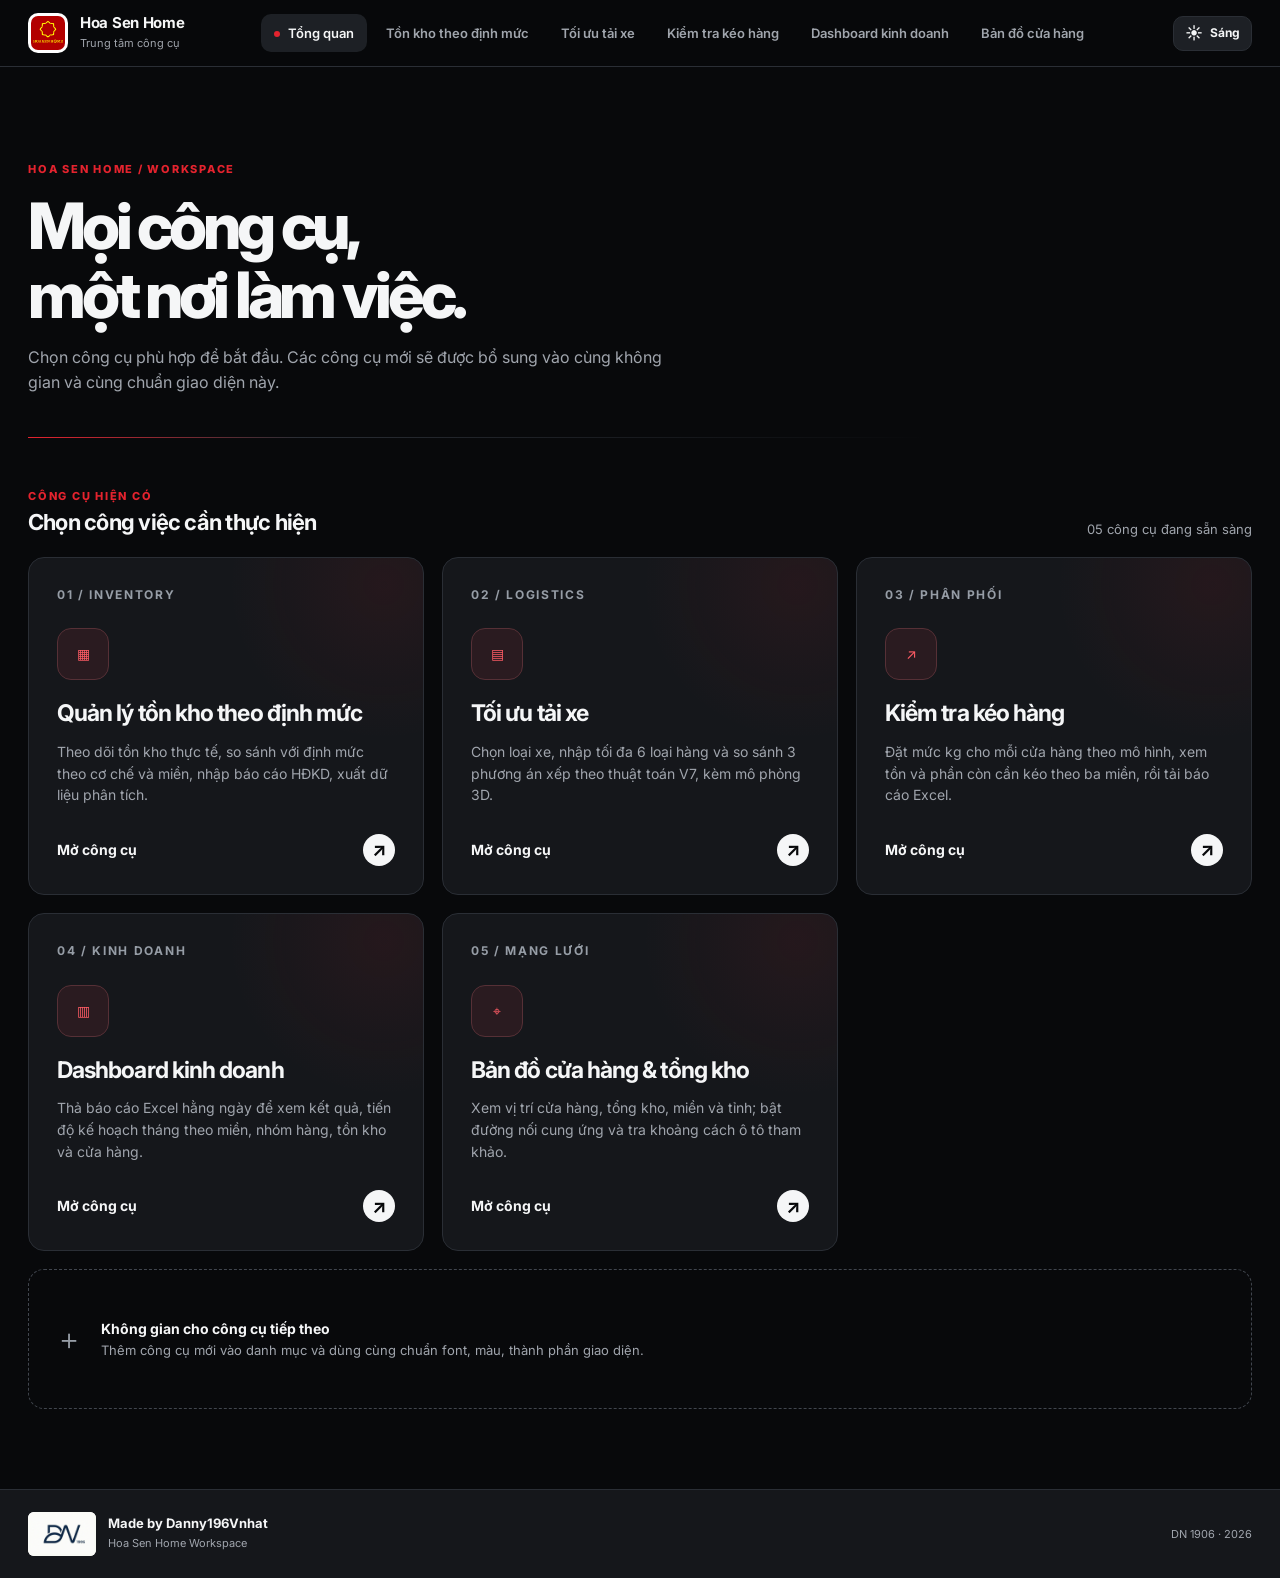
<file: index.html>
<!doctype html>
<html lang="vi">
<head>
  <meta charset="utf-8">
  <meta name="viewport" content="width=device-width,initial-scale=1">
  <meta name="description" content="Trung tâm công cụ Hoa Sen Home: tồn kho, tải xe, kéo hàng, dashboard kinh doanh và bản đồ cửa hàng, tổng kho.">
  <title>Trung tâm công cụ | Hoa Sen Home</title>
  <script src="/assets/theme.js"></script>
  <link rel="stylesheet" href="/assets/shared.css">
  <link rel="stylesheet" href="/assets/theme.css">
</head>
<body>
  <header class="site-header"><div class="site-header-inner">
    <a class="brand" href="/"><img src="/assets/logo-hsh.jpg" alt="Hoa Sen Home"><div><strong>Hoa Sen Home</strong><span>Trung tâm công cụ</span></div></a>
    <nav class="site-nav" aria-label="Công cụ"><a class="active" href="/">Tổng quan</a><a href="/inventory/">Tồn kho theo định mức</a><a href="/truck/">Tối ưu tải xe</a><a href="/pull">Kiểm tra kéo hàng</a><a href="/dashboard/">Dashboard kinh doanh</a><a href="/map/">Bản đồ cửa hàng</a></nav>
  </div></header>
  <main class="shell">
    <section class="hero"><div class="eyebrow">HOA SEN HOME / WORKSPACE</div><h1>Mọi công cụ,<br>một nơi làm việc.</h1><p>Chọn công cụ phù hợp để bắt đầu. Các công cụ mới sẽ được bổ sung vào cùng không gian và cùng chuẩn giao diện này.</p><div class="hero-rule"></div></section>
    <section aria-labelledby="tools-heading"><div class="section-head"><div><div class="eyebrow">CÔNG CỤ HIỆN CÓ</div><h2 id="tools-heading">Chọn công việc cần thực hiện</h2></div><p>05 công cụ đang sẵn sàng</p></div>
      <div class="tool-grid">
        <a class="tool-card" href="/inventory/"><span class="number">01 / INVENTORY</span><div class="tool-icon" aria-hidden="true">▦</div><h3>Quản lý tồn kho theo định mức</h3><p>Theo dõi tồn kho thực tế, so sánh với định mức theo cơ chế và miền, nhập báo cáo HĐKD, xuất dữ liệu phân tích.</p><div class="card-footer"><span>Mở công cụ</span><span class="arrow">↗</span></div></a>
        <a class="tool-card" href="/truck/"><span class="number">02 / LOGISTICS</span><div class="tool-icon" aria-hidden="true">▤</div><h3>Tối ưu tải xe</h3><p>Chọn loại xe, nhập tối đa 6 loại hàng và so sánh 3 phương án xếp theo thuật toán V7, kèm mô phỏng 3D.</p><div class="card-footer"><span>Mở công cụ</span><span class="arrow">↗</span></div></a>
        <a class="tool-card" href="/pull"><span class="number">03 / PHÂN PHỐI</span><div class="tool-icon" aria-hidden="true">↗</div><h3>Kiểm tra kéo hàng</h3><p>Đặt mức kg cho mỗi cửa hàng theo mô hình, xem tồn và phần còn cần kéo theo ba miền, rồi tải báo cáo Excel.</p><div class="card-footer"><span>Mở công cụ</span><span class="arrow">↗</span></div></a>
        <a class="tool-card" href="/dashboard/"><span class="number">04 / KINH DOANH</span><div class="tool-icon" aria-hidden="true">▥</div><h3>Dashboard kinh doanh</h3><p>Thả báo cáo Excel hằng ngày để xem kết quả, tiến độ kế hoạch tháng theo miền, nhóm hàng, tồn kho và cửa hàng.</p><div class="card-footer"><span>Mở công cụ</span><span class="arrow">↗</span></div></a>
        <a class="tool-card" href="/map/"><span class="number">05 / MẠNG LƯỚI</span><div class="tool-icon" aria-hidden="true">⌖</div><h3>Bản đồ cửa hàng & tổng kho</h3><p>Xem vị trí cửa hàng, tổng kho, miền và tỉnh; bật đường nối cung ứng và tra khoảng cách ô tô tham khảo.</p><div class="card-footer"><span>Mở công cụ</span><span class="arrow">↗</span></div></a>
      </div>
      <div class="future-card"><div class="plus" aria-hidden="true">＋</div><div><strong>Không gian cho công cụ tiếp theo</strong><span>Thêm công cụ mới vào danh mục và dùng cùng chuẩn font, màu, thành phần giao diện.</span></div></div>
    </section>
  </main>
</body>
</html>
</file>
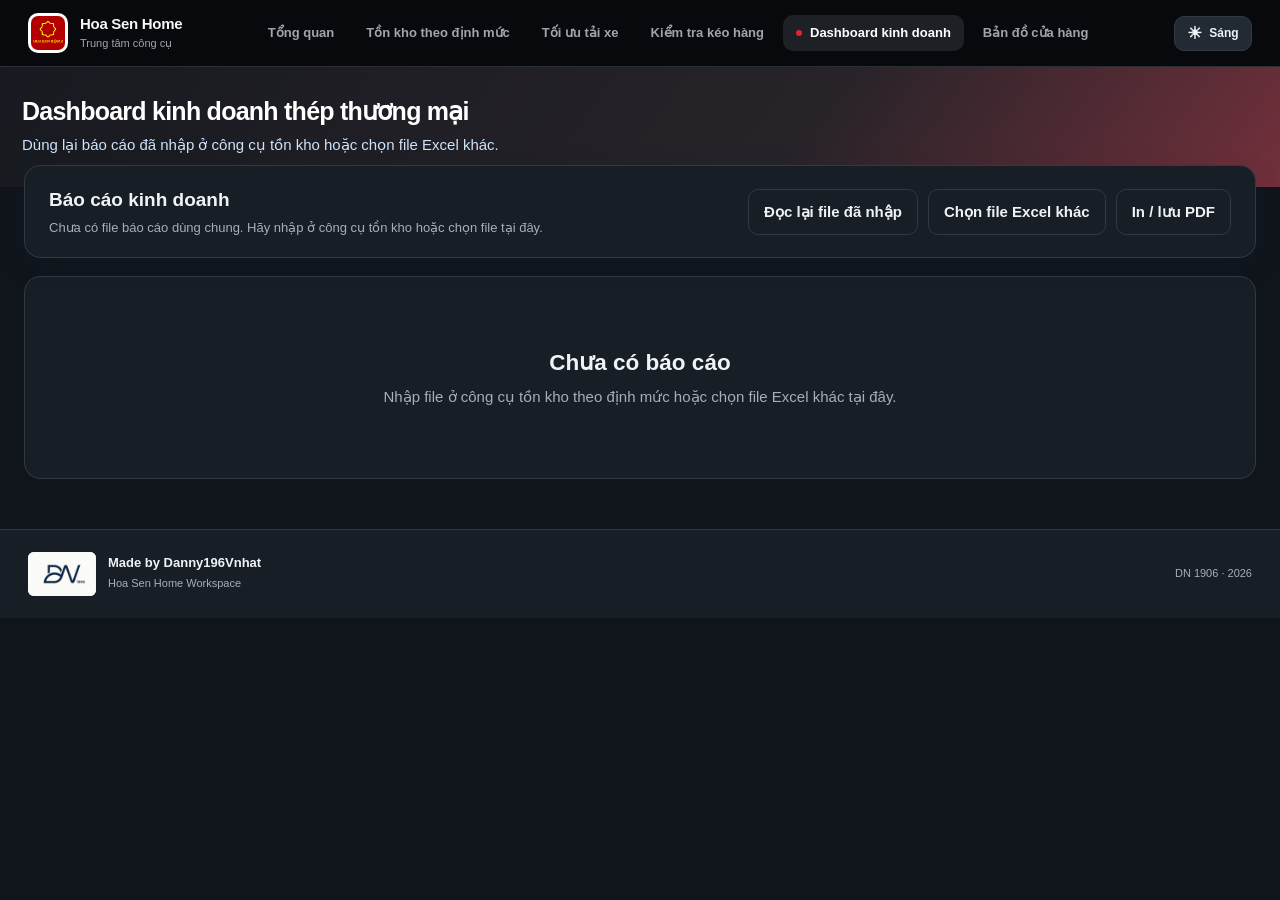
<file: dashboard/index.html>
<!doctype html>
<html lang="vi"><head><meta charset="utf-8"><meta name="viewport" content="width=device-width,initial-scale=1">
<title>Dashboard kinh doanh | Hoa Sen Home</title>
<script src="/assets/theme.js"></script>
<link rel="stylesheet" href="/assets/theme.css">
<script defer src="/inventory/xlsx.full.min.js"></script>
<script defer src="/dashboard/parser.js"></script>
<script defer src="/assets/shared-report.js"></script>
<style>
:root{--border:#303944;--surface:#181e25;--surface-2:#222a34;--text:#f0f3f6;--soft:#a5afbc;--accent:#e4232e;--ink:#14243a;--muted:#62738a;--line:#e2e9f1;--paper:#fff;--bg:#f4f7fb;--blue:#d62735;--cyan:#19a9c2;--green:#12a786;--amber:#e5a33d;--purple:#8167cc;--colors:#2865d9,#19a9c2,#12a786,#e5a33d,#8167cc}
*{box-sizing:border-box}body{margin:0;background:var(--bg);color:var(--ink);font:15px/1.45 Inter,-apple-system,BlinkMacSystemFont,"Segoe UI",Arial,sans-serif;font-variant-numeric:tabular-nums}button,input{font:inherit}button{cursor:pointer}.dashboard-hero{background:linear-gradient(125deg,#171a20,#272329 62%,#72303b);color:#fff;padding:26px max(22px,calc((100vw - 1440px)/2)) 31px}.dashboard-hero h1{font-size:25px;letter-spacing:-.03em;margin:0}.dashboard-hero p{margin:5px 0 0;color:#cfe3fb}.shell{max-width:1440px;margin:auto;padding:20px 24px 50px}.toolbar{display:flex;flex-wrap:wrap;gap:10px;align-items:center;margin:-40px 0 18px;position:relative}.drop{background:#fff;border:1px solid #b9cce4;border-radius:12px;box-shadow:0 8px 30px #102a4d18;display:flex;gap:14px;align-items:center;padding:16px 21px;min-width:290px;cursor:pointer}.drop.drag{border-color:var(--blue);background:#eef5ff}.drop input{display:none}.drop strong{color:var(--blue)}.drop .hint{color:var(--muted);font-size:13px}.button{border:1px solid var(--line);background:#fff;color:var(--ink);border-radius:10px;padding:11px 15px;font-weight:650}.button:hover,.chip:hover{background:#edf4fc}.status{color:var(--muted);font-size:13px}.empty{padding:70px 20px;text-align:center;background:#fff;border:1px solid var(--line);border-radius:16px}.empty h2{margin:0 0 6px}.empty p{margin:0;color:var(--muted)}.titlebar{display:flex;justify-content:space-between;align-items:end;gap:20px;margin:17px 0 15px}.titlebar h2{font-size:25px;letter-spacing:-.035em;margin:0}.titlebar p{margin:3px 0 0;color:var(--muted);font-size:13px}.tabs{display:flex;gap:5px;overflow:auto;border-bottom:1px solid #dce5ef;margin-bottom:20px}.tabs button{background:transparent;border:0;border-bottom:3px solid transparent;color:var(--muted);padding:10px 16px;white-space:nowrap;font-weight:650}.tabs button.active{color:var(--blue);border-color:var(--blue)}.panel{display:none}.panel.active{display:block}
.surface,.kpi,.region-card,.flow-card{background:var(--paper);border:1px solid var(--line);border-radius:16px;box-shadow:0 3px 18px #14243a08}.surface{padding:22px;margin-bottom:16px}.surface h3{font-size:17px;margin:0 0 4px;letter-spacing:-.02em}.subtext{font-size:13px;color:var(--muted);margin:0 0 16px}.grid{display:grid;grid-template-columns:repeat(4,minmax(0,1fr));gap:14px;margin-bottom:16px}.kpi{padding:18px 19px;min-height:110px}.kpi small{color:var(--muted);font-size:12px}.kpi b{display:block;font-size:26px;letter-spacing:-.04em;margin:7px 0 2px}.kpi span{font-size:12px;color:var(--muted)}.two{display:grid;grid-template-columns:minmax(0,1.15fr) minmax(0,.85fr);gap:16px}.progress-hero{display:grid;grid-template-columns:1fr 150px;gap:24px;align-items:center;background:linear-gradient(135deg,#741c2b,#ba2939);color:#fff;border-radius:18px;padding:27px 30px;margin-bottom:16px;overflow:hidden}.progress-hero .eyebrow{color:#ffe2e5;font-size:12px;font-weight:750;text-transform:uppercase;letter-spacing:.1em}.progress-hero .number{font-size:37px;font-weight:800;letter-spacing:-.04em;margin:5px 0}.progress-hero .meta{color:#ffe2e5}.progress-hero .track{background:#ffffff40;height:13px;margin:18px 0 7px}.progress-hero .fill{background:#ffb2ba}.progress-hero .ring{--p:0%;width:142px;height:142px;border-radius:50%;background:conic-gradient(#ffb2ba var(--p),#ffffff2f 0);display:grid;place-items:center}.progress-hero .ring-inner{width:108px;height:108px;border-radius:50%;background:#902637;display:grid;place-items:center;text-align:center}.ring-inner strong{font-size:27px}.ring-inner small{display:block;font-size:10px;color:#ffe2e5;text-transform:uppercase;letter-spacing:.07em}.track{height:11px;background:#e9eef6;border-radius:999px;overflow:hidden}.fill{height:100%;border-radius:inherit;background:var(--blue);width:0;animation:grow .95s cubic-bezier(.18,.75,.22,1) both;transform-origin:left}.fill.cyan{background:var(--cyan)}.fill.green{background:var(--green)}.fill.amber{background:var(--amber)}.fill.purple{background:var(--purple)}@keyframes grow{from{transform:scaleX(0)}to{transform:scaleX(1)}}@media(prefers-reduced-motion:reduce){.fill{animation:none}}
.region-grid{display:grid;grid-template-columns:repeat(3,minmax(0,1fr));gap:13px}.region-card{padding:18px}.region-card .top{display:flex;justify-content:space-between;align-items:center;gap:8px}.region-card h4{margin:0;font-size:15px}.region-card .value{font-size:25px;font-weight:800;margin:13px 0 1px}.region-card small{color:var(--muted)}.region-card .pct{font-weight:800;color:var(--blue);font-size:17px}.region-card .track{margin:13px 0 8px}.region-card .base{display:flex;justify-content:space-between;color:var(--muted);font-size:12px}.chart-row{display:grid;grid-template-columns:minmax(110px,190px) 1fr 88px;gap:12px;align-items:center;margin:14px 0}.chart-row .label{font-weight:600}.chart-row .amount{text-align:right;font-weight:750}.chart-row .track{height:14px}.donut-wrap{display:flex;align-items:center;justify-content:center;gap:28px;min-height:255px}.donut{width:205px;height:205px;border-radius:50%;display:grid;place-items:center;flex:none}.donut-inner{width:129px;height:129px;background:#fff;border-radius:50%;display:flex;flex-direction:column;justify-content:center;align-items:center;text-align:center}.donut-inner b{font-size:25px}.donut-inner small{color:var(--muted);font-size:11px}.legend{min-width:180px}.legend-row{display:flex;align-items:center;gap:9px;margin:11px 0;font-size:13px}.legend-row i{width:10px;height:10px;border-radius:3px;flex:none}.legend-row b{margin-left:auto}.segmented{display:flex;width:100%;height:25px;border-radius:9px;overflow:hidden;background:#e8eef5}.segmented span{height:100%;min-width:0;animation:grow .95s both;transform-origin:left}.axis-note{display:flex;justify-content:space-between;color:var(--muted);font-size:12px;margin-top:6px}
.chips{display:flex;gap:8px;overflow:auto;padding:2px 0 15px}.chip{border:1px solid var(--line);background:#fff;border-radius:999px;padding:9px 14px;color:var(--muted);font-size:13px;font-weight:700;white-space:nowrap}.chip.active{background:#eaf2ff;color:var(--blue);border-color:#a9c7fb}.detail-summary{display:flex;gap:20px;flex-wrap:wrap;align-items:baseline;margin:10px 0 18px}.detail-summary strong{font-size:27px}.detail-summary span{color:var(--muted);font-size:13px}.subgroup{border:1px solid var(--line);border-radius:12px;overflow:hidden;margin:10px 0;background:#fff}.subgroup-head{display:flex;justify-content:space-between;gap:15px;align-items:center;padding:12px 16px;background:#f6f9fd;font-weight:750}.subgroup-head small{font-weight:500;color:var(--muted)}.tablewrap{overflow:auto}table{width:100%;border-collapse:collapse;font-size:13px}th,td{padding:11px 12px;border-bottom:1px solid #eaf0f5;text-align:right;white-space:nowrap}th:first-child,td:first-child{text-align:left}th{color:#63758a;background:#f7f9fc;font-size:11px;font-weight:750;text-transform:uppercase;letter-spacing:.04em}tr:last-child td{border-bottom:0}tbody tr:hover td{background:#f8fbff}.subgroup th{background:#fff}.subgroup td:first-child{font-weight:600}.subgroup table{min-width:590px}.mini{display:flex;gap:8px;align-items:center;justify-content:flex-end}.mini .track{width:85px;height:7px}.mini b{width:45px;text-align:right}.region-section{border:1px solid var(--line);border-radius:12px;overflow:hidden;margin:11px 0}.region-section summary{list-style:none;cursor:pointer;background:#f7f9fd;padding:14px 16px;display:flex;justify-content:space-between;align-items:center;font-weight:750}.region-section summary::-webkit-details-marker{display:none}.region-section summary:after{content:'⌄';font-size:18px;color:var(--blue)}.region-section[open] summary:after{content:'⌃'}.region-section .tablewrap{background:#fff}.flow-grid{display:grid;grid-template-columns:repeat(3,1fr);gap:14px}.flow-card{padding:18px}.flow-card small{color:var(--muted)}.flow-card b{display:block;font-size:24px;margin-top:4px}.search{border:1px solid #cbd8e7;border-radius:9px;padding:10px 12px;min-width:min(100%,350px);margin:4px 0 16px}.note{color:var(--muted);font-size:12px}.store-head{display:flex;justify-content:space-between;align-items:center;flex-wrap:wrap;gap:10px}
.trend{display:inline-flex;align-items:center;gap:4px;padding:3px 7px;border-radius:6px;font-weight:750;white-space:nowrap}.trend.up{color:#087d55;background:#e5f6ed}.trend.down{color:#be3036;background:#fdebed}.trend.flat{color:#728196;background:#f0f3f7}.detail-summary .trend{font-size:13px}.subgroup-head .trend{font-size:12px}
@media(max-width:1000px){.grid{grid-template-columns:repeat(2,1fr)}.two{grid-template-columns:1fr}.donut-wrap{min-height:220px}}@media(max-width:650px){.dashboard-hero{padding:20px 16px 50px}.shell{padding:15px}.toolbar{margin-top:-47px}.drop{width:100%}.grid,.region-grid,.flow-grid{grid-template-columns:1fr}.progress-hero{grid-template-columns:1fr 110px;padding:20px}.progress-hero .ring{width:105px;height:105px}.progress-hero .ring-inner{width:78px;height:78px}.ring-inner strong{font-size:20px}.progress-hero .number{font-size:30px}.donut-wrap{flex-wrap:wrap}.chart-row{grid-template-columns:105px 1fr 72px;gap:6px;font-size:12px}.surface{padding:16px}}
@media print{.dashboard-hero,.site-header,.toolbar,.tabs,.chips,.search{display:none!important}.shell{max-width:none}.panel{display:block!important;page-break-before:always}.panel:first-of-type{page-break-before:auto}.surface,.kpi,.region-card{break-inside:avoid}.fill,.segmented span{animation:none}}

.site-header{position:sticky;top:0;z-index:100;background:#08090bea;color:#f5f6f7;border-bottom:1px solid #2a2e35;backdrop-filter:blur(18px)}
.site-header-inner{max-width:1440px;margin:auto;padding:13px 28px;display:flex;align-items:center;justify-content:space-between;gap:24px}
.brand{display:flex;align-items:center;gap:12px;min-width:0;color:#f5f6f7;text-decoration:none}.brand img{width:40px;height:40px;border-radius:10px;background:#fff;object-fit:contain;padding:3px;flex:none}.brand strong{display:block;font-size:15px;line-height:1.2;letter-spacing:-.02em}.brand span{display:block;color:#a0a5ad;font-size:11px;margin-top:3px}
.site-nav{display:flex;align-items:center;gap:6px;flex-wrap:wrap}.site-nav a{padding:9px 13px;border-radius:10px;color:#a0a5ad;font-size:13px;font-weight:600;white-space:nowrap;text-decoration:none}.site-nav a:hover,.site-nav a.active{color:#fff;background:#1d2025}.site-nav a.active:before{content:"";display:inline-block;width:6px;height:6px;margin:0 8px 1px 0;background:#e4232e;border-radius:50%}
@media(max-width:850px){.site-header-inner{align-items:flex-start;flex-direction:column;gap:8px}.site-nav{width:100%;overflow:auto;flex-wrap:nowrap}}
html[data-theme="dark"]{--ink:#f0f3f6;--muted:#a5afbc;--line:#303944;--paper:#181e25;--bg:#10151b}
html[data-theme="dark"] .surface,html[data-theme="dark"] .kpi,html[data-theme="dark"] .region-card,html[data-theme="dark"] .flow-card,html[data-theme="dark"] .empty,html[data-theme="dark"] .drop,html[data-theme="dark"] .button,html[data-theme="dark"] .chip,html[data-theme="dark"] .subgroup,html[data-theme="dark"] .region-section .tablewrap{background:var(--paper);color:var(--ink)}
html[data-theme="dark"] .subgroup-head,html[data-theme="dark"] .region-section summary,html[data-theme="dark"] th{background:#222a34;color:var(--ink)}
html[data-theme="dark"] .subgroup th,html[data-theme="dark"] .donut-inner{background:#181e25;color:var(--ink)}
html[data-theme="dark"] td{background:#181e25;color:var(--ink);border-color:#303944}
html[data-theme="dark"] tbody tr:hover td{background:#26313d}
html[data-theme="dark"] .track{background:#303b48}
html[data-theme="dark"] .button:hover,html[data-theme="dark"] .chip:hover{background:#293541}
html[data-theme="dark"] .search{background:#141b22;color:var(--ink)}
.source-panel{display:flex;justify-content:space-between;align-items:center;gap:18px;flex-wrap:wrap;background:var(--paper);border:1px solid var(--line);border-radius:16px;box-shadow:0 8px 30px #102a4d18;padding:20px 24px;margin:-42px 0 18px;position:relative}.source-panel.drag{outline:3px dashed var(--blue);outline-offset:3px}.source-info h2{font-size:19px;margin:0 0 5px}.source-info p{margin:0}.source-actions{display:flex;align-items:center;gap:10px;flex-wrap:wrap}.upload-button{display:inline-flex;align-items:center;cursor:pointer;background:#e8edf4}.source-actions input[hidden]{display:none}.source-actions .button{min-height:42px}.status{overflow-wrap:anywhere}
.data-warnings{border:1px solid #d84b56;border-left:5px solid #c82735;background:#fff0f1;color:#8e1e29;border-radius:12px;padding:13px 17px;margin:0 0 16px}.data-warnings strong{display:block;margin-bottom:4px}.data-warnings p{margin:4px 0}.progress-hero.data-warning,.surface.data-warning,.region-card.data-warning{outline:2px solid #e54855;outline-offset:-2px}.region-card.data-warning .base span:last-child{color:#d62735;font-weight:750}.tabs button.warning-tab:after{content:' ●';color:#d62735}.data-warning-outline .surface{outline:2px solid #e54855;outline-offset:-2px}.panel.section-warning{border-left:4px solid #e54855;padding-left:12px}
html[data-theme="dark"] .data-warnings{background:#351b22;color:#ffc0c5;border-color:#af3340}
@media(max-width:650px){.source-panel{margin-top:-38px;padding:16px}.source-actions{width:100%}.source-actions .button{flex:1;text-align:center;justify-content:center;min-width:155px}}
</style></head><body>
<header class="site-header"><div class="site-header-inner">
  <a class="brand" href="/"><img src="/assets/logo-hsh.jpg" alt="Hoa Sen Home"><div><strong>Hoa Sen Home</strong><span>Trung tâm công cụ</span></div></a>
  <nav class="site-nav" aria-label="Công cụ"><a href="/">Tổng quan</a><a href="/inventory/">Tồn kho theo định mức</a><a href="/truck/">Tối ưu tải xe</a><a href="/pull">Kiểm tra kéo hàng</a><a class="active" href="/dashboard/">Dashboard kinh doanh</a><a href="/map/">Bản đồ cửa hàng</a></nav>
</div></header>
<div class="dashboard-hero"><h1>Dashboard kinh doanh thép thương mại</h1><p>Dùng lại báo cáo đã nhập ở công cụ tồn kho hoặc chọn file Excel khác.</p></div>
<main class="shell"><div class="source-panel" id="drop">
  <div class="source-info"><h2>Báo cáo kinh doanh</h2><p class="status" id="status" role="status" aria-live="polite">Đang kiểm tra file đã nhập ở công cụ tồn kho…</p></div>
  <div class="source-actions"><button class="button" id="reload-report" type="button">Đọc lại file đã nhập</button><label class="button upload-button" for="file">Chọn file Excel khác</label><input id="file" type="file" accept=".xlsx" hidden><button class="button" id="print" type="button">In / lưu PDF</button></div>
</div>
<div id="empty" class="empty"><h2>Chưa có báo cáo</h2><p>Nhập file ở công cụ tồn kho theo định mức hoặc chọn file Excel khác tại đây.</p></div>
<div id="app" hidden><div class="titlebar"><div><h2 id="title"></h2><p id="subtitle"></p></div></div><div id="dataWarnings" class="data-warnings" role="alert" hidden></div><nav class="tabs" id="tabs"></nav>
<section id="overview" class="panel active"></section><section id="products" class="panel"></section><section id="regions" class="panel"></section><section id="inventory" class="panel"></section><section id="supply" class="panel"></section><section id="stores" class="panel"></section></div></main>
<script>const initialData=null;let D=initialData;let selectedCategory=null;const COLORS=['#d62735','#19a9c2','#12a786','#e5a33d','#8167cc'];
const esc=s=>String(s??'').replace(/[&<>"']/g,c=>({'&':'&amp;','<':'&lt;','>':'&gt;','"':'&quot;',"'":'&#39;'}[c]));
const n=(v,d=0)=>v===null||v===undefined?'—':Number(v).toLocaleString('vi-VN',{maximumFractionDigits:d,minimumFractionDigits:d});
const tons=v=>v===null||v===undefined?'—':n(v/1000,1)+' tấn';const billions=v=>v===null||v===undefined?'—':n(v/1e9,2)+' tỷ';const millions=v=>v===null||v===undefined?'—':n(v/1e6,1)+' triệu';const pct=v=>v===null||v===undefined?'—':n(v*100,1)+'%';
const deltaLabel=v=>v>=1000?tons(v):n(v,1)+' kg';
const trend=(value,format=v=>n(v,1))=>value===null||value===undefined?'<span class="trend flat">—</span>':value>0?`<span class="trend up" aria-label="Tăng ${format(value)}">▲ ${format(value)}</span>`:value<0?`<span class="trend down" aria-label="Giảm ${format(-value)}">▼ ${format(-value)}</span>`:'<span class="trend flat" aria-label="Không đổi">— 0</span>';
const set=(id,value)=>document.getElementById(id).innerHTML=value;const cell=(v,f=n)=>`<td>${f(v)}</td>`;
const table=(heads,rows)=>`<div class="tablewrap"><table><thead><tr>${heads.map(h=>`<th>${esc(h)}</th>`).join('')}</tr></thead><tbody>${rows.join('')}</tbody></table></div>`;
const box=(title,content,sub='')=>`<div class="surface"><h3>${title}</h3>${sub?`<p class="subtext">${sub}</p>`:''}${content}</div>`;
const kpi=(label,value,note)=>`<div class="kpi"><small>${label}</small><b>${value}</b><span>${note}</span></div>`;
const progress=(value,target,color='')=>`<div class="track"><div class="fill ${color}" style="width:${target>0?Math.min(100,Math.max(0,100*(value||0)/target)):0}%"></div></div>`;
function chartBars(items,key,formatter,colors=COLORS){let max=Math.max(1,...items.map(x=>x[key]||0));return items.map((x,i)=>`<div class="chart-row"><span class="label">${esc(x.name)}</span><div class="track"><div class="fill" style="width:${Math.max(0,100*(x[key]||0)/max)}%;background:${colors[i%colors.length]}"></div></div><span class="amount">${formatter(x[key])}</span></div>`).join('')}
function donut(items){let total=items.reduce((a,x)=>a+(x.mtd_kg||0),0),cursor=0,parts=items.map((x,i)=>{let start=cursor;cursor+=total?100*(x.mtd_kg||0)/total:0;return `${COLORS[i]} ${start}% ${cursor}%`});return `<div class="donut-wrap"><div class="donut" style="background:conic-gradient(${parts.join(',')})"><div class="donut-inner"><b>${tons(total)}</b><small>Lũy kế tháng</small></div></div><div class="legend">${items.map((x,i)=>`<div class="legend-row"><i style="background:${COLORS[i]}"></i><span>${esc(x.name)}</span><b>${pct(total?(x.mtd_kg||0)/total:null)}</b></div>`).join('')}</div></div>`}
function regionCard(r,i){let invalid=(D.warnings||[]).some(w=>w.section==='plans')||r.plan_kg===null;return `<div class="region-card ${invalid?'data-warning':''}"><div class="top"><h4>${esc(r.name)}</h4><span class="pct">${pct(r.attainment)}</span></div><div class="value">${tons(r.mtd_kg)}</div><small>Sản lượng lũy kế</small>${progress(r.mtd_kg,r.plan_kg,['','cyan','green'][i])}<div class="base"><span>0</span><span>KH ${tons(r.plan_kg)}</span></div></div>`}
function renderOverview(){let h=D.headline,planWarning=(D.warnings||[]).some(w=>w.section==='plans');let hero=`<div class="progress-hero ${planWarning?'data-warning':''}"><div><div class="eyebrow">Tiến độ kế hoạch · tháng ${D.month}</div><div class="number">${tons(h.mtd_kg)} <span style="font-size:17px;font-weight:500;color:#ffe0e3">/ ${tons(h.plan_kg)}</span></div><div class="meta">Sản lượng toàn quốc lũy kế</div>${progress(h.mtd_kg,h.plan_kg)}<div class="meta">${pct(h.attainment)} kế hoạch tháng</div></div><div class="ring" style="--p:${Math.min(100,Math.max(0,100*(h.attainment||0)))}%"><div class="ring-inner"><div><strong>${pct(h.attainment)}</strong><small>Hoàn thành</small></div></div></div></div>`;
set('overview',hero+`<div class="grid">${kpi('Sản lượng ngày',tons(h.daily_kg),'Toàn quốc')}${kpi('Doanh thu lũy kế',billions(h.revenue_vnd),'VND')}${kpi('Lợi nhuận lũy kế',millions(h.profit_vnd),'VND')}${kpi('Tồn kho',tons(h.inventory_kg),'Cửa hàng + tổng kho')}</div><div class="surface ${planWarning?'data-warning':''}"><h3>Tiến độ từng miền</h3><p class="subtext">Thanh màu thể hiện lũy kế so với kế hoạch tháng của từng miền</p><div class="region-grid">${D.regions.map(regionCard).join('')}</div></div><div class="two">${box('Cơ cấu sản lượng',donut(D.products))}${box('Sản lượng theo nhóm hàng',chartBars(D.products,'mtd_kg',tons))}</div>`)}
function renderProducts(){set('products',box('Nhóm hàng',chartBars(D.products,'mtd_kg',tons),'Sản lượng lũy kế tháng')+`<div class="surface"><h3>Loại hàng</h3><p class="subtext">Chọn nhóm để xem phân nhóm và từng loại hàng, không lặp tên nhóm trên mỗi dòng.</p><div class="chips" id="categoryChips"></div><div id="productDetail"></div></div>`);selectedCategory=selectedCategory||D.products[0].name;drawProductDetail()}
function drawProductDetail(){let total=D.headline.mtd_kg||0;let chips=D.products.map((p,i)=>`<button class="chip ${p.name===selectedCategory?'active':''}" data-category="${esc(p.name)}" style="--color:${COLORS[i]}">${esc(p.name)} · ${tons(p.mtd_kg)}</button>`).join('');set('categoryChips',chips);document.querySelectorAll('[data-category]').forEach(b=>b.onclick=()=>{selectedCategory=b.dataset.category;drawProductDetail()});let p=D.products.find(x=>x.name===selectedCategory),rows=D.details.filter(x=>x.category===selectedCategory),groups=[...new Set(rows.map(x=>x.subgroup))];let groupHTML=groups.map(name=>{let all=rows.filter(x=>x.subgroup===name),sum=all.reduce((a,x)=>a+(x.mtd_kg||0),0),delta=all.reduce((a,x)=>a+(x.delta_kg||0),0);return `<div class="subgroup"><div class="subgroup-head"><span>${esc(name)}</span><small>${all.length} loại · ${tons(sum)} · ${trend(delta,deltaLabel)}</small></div>${table(['Loại hàng','Ngày (kg)','Lũy kế (kg)','So cùng kỳ tháng trước (kg)','Doanh thu (triệu)','Lợi nhuận (triệu)'],all.map(x=>`<tr><td>${esc(x.name)}</td>${cell(x.daily_kg)}${cell(x.mtd_kg)}<td>${trend(x.delta_kg)}</td>${cell(x.revenue_vnd,v=>n(v/1e6,1))}${cell(x.profit_vnd,v=>n(v/1e6,1))}</tr>`))}</div>`}).join('');set('productDetail',`<div class="detail-summary"><strong>${esc(selectedCategory)}</strong><span>${tons(p.mtd_kg)} lũy kế · ${pct(total?p.mtd_kg/total:null)} toàn quốc · ${billions(p.revenue_vnd)} doanh thu</span><span>So cùng kỳ tháng trước ${trend(p.delta_kg,deltaLabel)}</span></div>${groupHTML}`)}
function renderRegions(){let planWarning=(D.warnings||[]).some(w=>w.section==='plans');let cards=`<div class="region-grid">${D.regions.map(regionCard).join('')}</div>`;let detail=D.regions.map((region,i)=>{let rows=D.provinces.filter(p=>p.region===region.name);return `<details class="region-section" ${i===0?'open':''}><summary><span>${esc(region.name)}</span><span>${rows.length} tỉnh · ${tons(region.mtd_kg)}</span></summary>${table(['Tỉnh','Số CH','Kế hoạch (kg)','Lũy kế (kg)','Tiến độ'],rows.map(p=>`<tr><td>${esc(p.name)}</td>${cell(p.stores)}${cell(p.plan_kg)}${cell(p.actual_kg)}<td><div class="mini">${progress(p.actual_kg,p.plan_kg)}<b>${pct(p.plan_kg?p.actual_kg/p.plan_kg:null)}</b></div></td></tr>`))}</details>`}).join('');set('regions',`<div class="${planWarning?'data-warning-outline':''}">${box('Tiến độ theo miền',cards)}</div>`+box('Tỉnh theo từng miền',detail,'Mở một miền để xem các tỉnh và thanh tiến độ'))}
function renderInventory(){let h=D.headline,total=h.inventory_kg||0,parts=D.products.map((p,i)=>`<span style="width:${total?100*(p.inventory_kg||0)/total:0}%;background:${COLORS[i]}"></span>`).join('');set('inventory',`<div class="grid">${kpi('Tồn kho hệ thống',tons(h.inventory_kg),'Cửa hàng + tổng kho')}${kpi('Tồn kho ký gửi',tons(h.consignment_kg),'Hiển thị riêng')}</div>`+box('Cơ cấu tồn kho',`<div class="segmented">${parts}</div><div class="axis-note"><span>0%</span><span>100%</span></div><div class="legend" style="display:grid;grid-template-columns:repeat(auto-fit,minmax(160px,1fr));gap:3px 20px;margin-top:20px">${D.products.map((p,i)=>`<div class="legend-row"><i style="background:${COLORS[i]}"></i><span>${esc(p.name)}</span><b>${pct(total?p.inventory_kg/total:null)}</b></div>`).join('')}</div>`)+box('Tồn kho theo nhóm hàng',chartBars(D.products,'inventory_kg',tons)))}
function renderSupply(){let overall=D.supply[0],ratio=overall.requested_kg?overall.pulled_kg/overall.requested_kg:null;set('supply',`<div class="flow-grid"><div class="flow-card"><small>Yêu cầu đặt hàng</small><b>${tons(overall.requested_kg)}</b></div><div class="flow-card"><small>Đã kéo hàng</small><b>${tons(overall.pulled_kg)}</b></div><div class="flow-card"><small>Còn lại chưa kéo</small><b>${tons(overall.remaining_kg)}</b></div></div>`+box('Tiến độ kéo hàng',`<div style="display:flex;justify-content:space-between;font-weight:750;margin-bottom:10px"><span>Toàn quốc</span><span>${pct(ratio)}</span></div>${progress(overall.pulled_kg,overall.requested_kg)}<div class="axis-note"><span>0</span><span>Yêu cầu ${tons(overall.requested_kg)}</span></div>`)+box('Theo nhóm hàng',D.supply.slice(1).map((p,i)=>`<div class="chart-row"><span class="label">${esc(p.name)}</span>${progress(p.pulled_kg,p.requested_kg,['','cyan','green','amber','purple'][i])}<span class="amount">${pct(p.requested_kg?p.pulled_kg/p.requested_kg:null)}</span></div>`).join('')))}
function drawStores(){let term=(document.getElementById('storeSearch').value||'').toLocaleLowerCase('vi'),rows=D.stores.filter(s=>(s.id+' '+s.name+' '+s.province_source).toLocaleLowerCase('vi').includes(term));set('storeCount',`${n(rows.length)} cửa hàng`);set('storeTable',table(['Mã','Cửa hàng','Tỉnh','Lũy kế (kg)','Kế hoạch (kg)','Tiến độ','Tồn kho (kg)'],rows.map(s=>`<tr><td>${esc(s.id)}</td><td>${esc(s.name)}</td><td>${esc(s.province_source)}</td>${cell(s.mtd_kg)}${cell(s.plan_kg)}<td><div class="mini">${progress(s.mtd_kg,s.plan_kg)}<b>${pct(s.plan_kg?s.mtd_kg/s.plan_kg:null)}</b></div></td>${cell(s.inventory_kg)}</tr>`)))}
function renderStores(){let noSales=D.store_alerts.reduce((a,x)=>a+(x.no_sales||0),0);set('stores',box('Cửa hàng theo nhóm hàng',table(['Nhóm hàng','Chưa phát sinh sản lượng','Dưới định mức tồn kho'],D.store_alerts.map(x=>`<tr><td>${esc(x.name)}</td>${cell(x.no_sales)}${cell(x.below_stock_min)}</tr>`)))+`<div class="surface"><div class="store-head"><div><h3>Danh sách cửa hàng</h3><p class="subtext" id="storeCount"></p></div><input class="search" id="storeSearch" type="search" placeholder="Tìm mã, cửa hàng hoặc tỉnh"></div><div id="storeTable"></div></div>`);document.getElementById('storeSearch').oninput=drawStores;drawStores()}
function render(){if(!D)return;document.getElementById('empty').hidden=true;document.getElementById('app').hidden=false;set('title',`Kết quả kinh doanh · ${esc(D.report_date.split('-').reverse().join('/'))}`);set('subtitle',`${esc(D.filename)} · Tháng ${D.month}`);let warnings=D.warnings||[];let warningBox=document.getElementById('dataWarnings');warningBox.hidden=!warnings.length;warningBox.innerHTML=warnings.length?`<strong>⚠ ${warnings.length} mục cần kiểm tra trong báo cáo</strong>${warnings.map(w=>`<p>${esc(w.message)}</p>`).join('')}`:'';let pages=[['overview','Tổng quan'],['products','Nhóm hàng'],['regions','Miền & tỉnh'],['inventory','Tồn kho'],['supply','Kéo hàng'],['stores','Cửa hàng']];set('tabs',pages.map(([id,title],i)=>`<button data-page="${id}" class="${i?'':'active'} ${warnings.some(w=>w.section==='plans'&&['overview','regions'].includes(id)||w.section==='sales'&&['overview','products'].includes(id)||w.section==='products'&&id==='products'||w.section==='summary'&&['supply','stores'].includes(id)||w.section===id)?'warning-tab':''}">${title}</button>`).join(''));document.querySelectorAll('[data-page]').forEach(b=>b.onclick=()=>{document.querySelectorAll('[data-page]').forEach(x=>x.classList.remove('active'));document.querySelectorAll('.panel').forEach(x=>x.classList.remove('active'));b.classList.add('active');document.getElementById(b.dataset.page).classList.add('active')});renderOverview();renderProducts();renderRegions();renderInventory();renderSupply();renderStores();for(let id of ['supply','stores']){let affected=warnings.some(w=>w.section==='summary'||w.section===id);document.getElementById(id).classList[affected?'add':'remove']('section-warning')}}
const input=document.getElementById('file'),drop=document.getElementById('drop'),status=document.getElementById('status');
let reportLoadId=0;
function clearDashboard(){D=null;selectedCategory=null;document.getElementById('app').hidden=true;document.getElementById('empty').hidden=false}
function analyzeReport(buffer,name){
  if(!window.XLSX||!window.HoaSenDashboardParser)throw Error('Chưa tải được bộ đọc Excel. Hãy tải lại trang.');
  const workbook=XLSX.read(new Uint8Array(buffer),{type:'array',cellDates:true});
  return HoaSenDashboardParser.analyze(workbook,name);
}
async function useSavedReport(){
  const loadId=++reportLoadId;
  status.textContent='Đang đọc file đã nhập ở công cụ tồn kho…';
  try{
    const saved=await ReportStore.load();
    if(loadId!==reportLoadId)return;
    if(!saved){clearDashboard();status.textContent='Chưa có file báo cáo dùng chung. Hãy nhập ở công cụ tồn kho hoặc chọn file tại đây.';return}
    const data=analyzeReport(saved.data,saved.fileName);
    if(loadId!==reportLoadId)return;
    D=data;selectedCategory=null;render();status.textContent=`${saved.fileName} · Báo cáo ngày ${data.report_date.split('-').reverse().join('/')}${data.warnings?.length?` · ${data.warnings.length} mục cần kiểm tra`:''}`;
  }catch(error){
    if(loadId!==reportLoadId)return;
    clearDashboard();status.textContent='Không đọc được file đã nhập: '+error.message;
  }
}
async function loadFile(f){
  if(!f)return;
  const loadId=++reportLoadId;
  status.textContent='Đang tạo dashboard…';
  try{
    if(!f.name.toLowerCase().endsWith('.xlsx')||f.size>25*1024*1024)throw Error('Hãy chọn file .xlsx dưới 25 MB.');
    const buffer=await f.arrayBuffer();
    if(loadId!==reportLoadId)return;
    const data=analyzeReport(buffer,f.name);
    if(loadId!==reportLoadId)return;
    D=data;selectedCategory=null;render();status.textContent=`${f.name} · Báo cáo ngày ${data.report_date.split('-').reverse().join('/')}${data.warnings?.length?` · ${data.warnings.length} mục cần kiểm tra`:''}`;
    try{await ReportStore.save(buffer,f,[])}catch(error){if(loadId===reportLoadId)status.textContent+=' · Chưa lưu để dùng lại: '+error.message}
  }catch(error){
    if(loadId!==reportLoadId)return;
    clearDashboard();status.textContent='Không mở được file: '+error.message;
  }
}
input.onchange=()=>{loadFile(input.files[0]);input.value=''};
document.getElementById('reload-report').onclick=useSavedReport;
drop.ondragover=e=>{e.preventDefault();drop.classList.add('drag')};
drop.ondragleave=()=>drop.classList.remove('drag');
drop.ondrop=e=>{e.preventDefault();drop.classList.remove('drag');loadFile(e.dataTransfer.files[0])};
document.getElementById('print').onclick=()=>window.print();
window.addEventListener('DOMContentLoaded',useSavedReport);
</script></body></html>
</file>
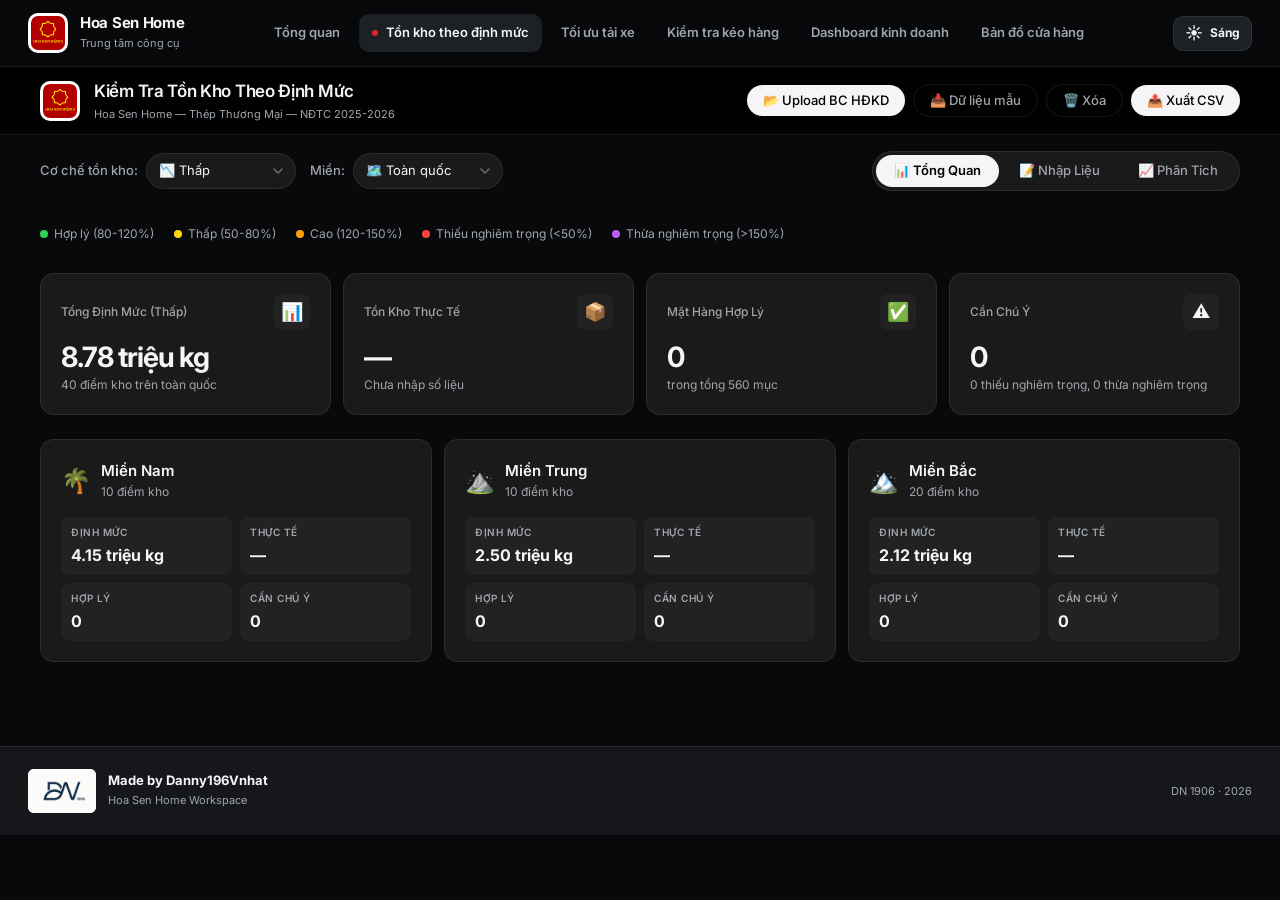
<file: inventory/index.html>
<!DOCTYPE html>
<html lang="vi">
<head>
  <meta charset="UTF-8">
  <meta name="viewport" content="width=device-width, initial-scale=1.0">
  <meta name="description" content="Tool Kiểm Tra Trạng Thái Tồn Kho Theo Định Mức - Hoa Sen Home. So sánh tồn kho thực tế với định mức cơ sở theo 3 cấp: Thấp, Trung bình, Cao.">
  <title>Kiểm Tra Tồn Kho Theo Định Mức | Hoa Sen Home</title>
  <script src="/assets/theme.js"></script>
  <link rel="stylesheet" href="/assets/shared.css">
  <link rel="stylesheet" href="styles.css">
  <link rel="stylesheet" href="bridge.css">
  <link rel="stylesheet" href="/assets/theme.css">
  <link rel="stylesheet" href="refine.css">
  <script src="xlsx.full.min.js"></script>
  <link rel="icon" href="data:image/svg+xml,<svg xmlns='http://www.w3.org/2000/svg' viewBox='0 0 100 100'><text y='.9em' font-size='90'>🏠</text></svg>">
</head>
<body>

  <header class="site-header"><div class="site-header-inner">
    <a class="brand" href="/"><img src="/assets/logo-hsh.jpg" alt="Hoa Sen Home"><div><strong>Hoa Sen Home</strong><span>Trung tâm công cụ</span></div></a>
    <nav class="site-nav" aria-label="Công cụ"><a href="/">Tổng quan</a><a class="active" href="/inventory/">Tồn kho theo định mức</a><a href="/truck/">Tối ưu tải xe</a><a href="/pull">Kiểm tra kéo hàng</a><a href="/dashboard/">Dashboard kinh doanh</a><a href="/map/">Bản đồ cửa hàng</a></nav>
  </div></header>

  <!-- ========== HEADER ========== -->
  <header class="header">
    <div class="header-content">
      <div class="header-left">
        <div class="logo-container">
          <img src="/assets/logo-hsh.jpg" alt="Hoa Sen Home Logo" class="logo-img">
        </div>
        <div>
          <h1>Kiểm Tra Tồn Kho Theo Định Mức</h1>
          <div class="header-subtitle">Hoa Sen Home — Thép Thương Mại — NĐTC 2025-2026</div>
        </div>
      </div>
      <div class="header-right">
        <button class="btn btn-primary" onclick="document.getElementById('excel-upload').click()" title="Upload file Báo cáo HĐKD">
          📂 Upload BC HĐKD
        </button>
        <input type="file" id="excel-upload" accept=".xlsx,.xls" style="display:none" onchange="handleExcelUpload(this)">
        <button class="btn btn-outline" onclick="loadSampleData()" title="Tải dữ liệu mẫu để demo">
          📥 Dữ liệu mẫu
        </button>
        <button class="btn btn-outline" onclick="clearData()" title="Xóa toàn bộ số liệu đã nhập">
          🗑️ Xóa
        </button>
        <button class="btn btn-success" onclick="exportCSV()" title="Xuất báo cáo CSV">
          📤 Xuất CSV
        </button>
      </div>
    </div>
  </header>

  <!-- ========== CONTROL BAR ========== -->
  <div class="control-bar">
    <div class="control-group">
      <span class="control-label">Cơ chế tồn kho:</span>
      <select id="level-select">
        <option value="thap">📉 Thấp</option>
        <option value="tb">📊 Trung bình</option>
        <option value="cao">📈 Cao</option>
      </select>
    </div>
    
    <div class="control-group">
      <span class="control-label">Miền:</span>
      <select id="region-filter">
        <option value="all">🗺️ Toàn quốc</option>
        <option value="mien_nam">🌴 Miền Nam</option>
        <option value="mien_trung">⛰️ Miền Trung</option>
        <option value="mien_bac">🏔️ Miền Bắc</option>
      </select>
    </div>

    <div style="flex:1;"></div>

    <!-- TABS -->
    <div class="tabs">
      <button class="tab active" data-view="dashboard">📊 Tổng Quan</button>
      <button class="tab" data-view="input">📝 Nhập Liệu</button>
      <button class="tab" data-view="detail">📈 Phân Tích</button>
    </div>
  </div>

  <!-- ========== MAIN CONTENT ========== -->
  <main class="main-content">

    <!-- Legend -->
    <div class="legend">
      <div class="legend-item"><span class="legend-dot dot-green"></span> Hợp lý (80-120%)</div>
      <div class="legend-item"><span class="legend-dot dot-yellow"></span> Thấp (50-80%)</div>
      <div class="legend-item"><span class="legend-dot dot-orange"></span> Cao (120-150%)</div>
      <div class="legend-item"><span class="legend-dot dot-red"></span> Thiếu nghiêm trọng (&lt;50%)</div>
      <div class="legend-item"><span class="legend-dot dot-purple"></span> Thừa nghiêm trọng (&gt;150%)</div>
    </div>

    <!-- ===== DASHBOARD VIEW ===== -->
    <section id="dashboard-section">
      <div id="dashboard-content">
        <!-- Rendered by JS -->
      </div>
    </section>

    <!-- ===== INPUT TABLE VIEW ===== -->
    <section id="table-section" style="display:none;">
      <div class="table-section">
        <div class="table-container">
          <div class="table-header">
            <div class="table-title">📋 Bảng Nhập Liệu Tồn Kho Thực Tế (kg)</div>
            <div class="table-actions">
              <button class="btn btn-outline" onclick="loadSampleData()">📥 Tải mẫu</button>
              <button class="btn btn-success" onclick="exportCSV()">📤 Xuất CSV</button>
            </div>
          </div>
          <div class="table-scroll">
            <table>
              <thead id="province-table-head"></thead>
              <tbody id="province-table-body"></tbody>
            </table>
          </div>
        </div>
      </div>
    </section>

    <!-- ===== CHART/DETAIL VIEW ===== -->
    <section id="chart-section" style="display:none;">
      <div class="chart-grid">
        <div class="chart-card slide-up">
          <div class="chart-card-title">📊 So Sánh Theo Mặt Hàng</div>
          <div class="bar-chart" id="product-chart">
            <!-- Rendered by JS -->
          </div>
        </div>
        <div class="chart-card slide-up">
          <div class="chart-card-title">📋 Phân Bổ Trạng Thái</div>
          <div id="status-chart">
            <!-- Rendered by JS -->
          </div>
        </div>
      </div>
    </section>

  </main>

  <!-- Upload Result Modal -->
  <div class="modal-overlay" id="upload-modal">
    <div class="modal">
      <div class="modal-header">
        <div class="modal-title">📂 Kết Quả Upload Báo Cáo HĐKD</div>
        <button class="modal-close" onclick="closeUploadModal()">&times;</button>
      </div>
      <div class="modal-body" id="upload-modal-body">
        <!-- Filled by JS -->
      </div>
    </div>
  </div>

  <!-- Toast -->
  <div id="toast" class="toast"></div>

  <!-- Scripts -->
  <script src="/assets/shared-report.js"></script>
  <script src="data.js"></script>
  <script src="app.js"></script>

</body>
</html>
</file>
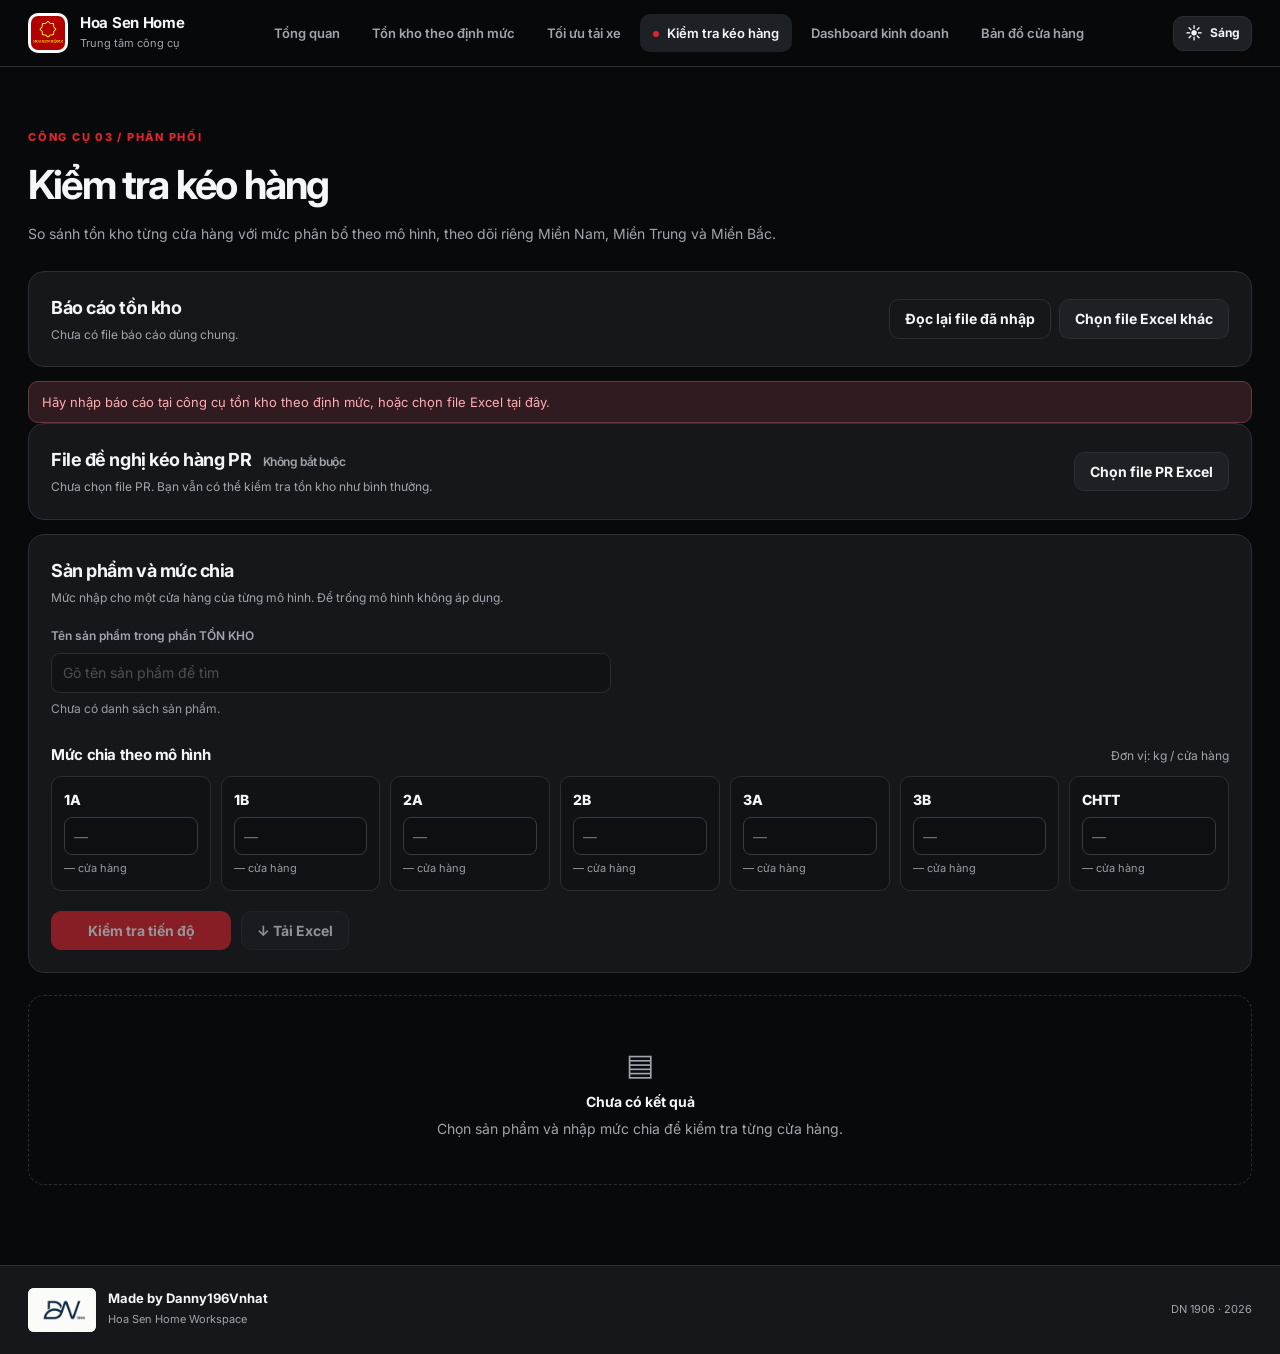
<file: pull/index.html>
<!doctype html>
<html lang="vi">
<head>
  <meta charset="utf-8">
  <meta name="viewport" content="width=device-width,initial-scale=1">
  <meta name="description" content="Theo dõi mức phủ hàng tại cửa hàng theo mô hình và ba miền từ báo cáo tồn kho Hoa Sen Home.">
  <title>Kiểm tra kéo hàng | Hoa Sen Home</title>
  <script src="/assets/theme.js"></script>
  <link rel="stylesheet" href="/assets/shared.css">
  <link rel="stylesheet" href="/pull/pull.css">
  <link rel="stylesheet" href="/assets/theme.css">
  <script defer src="/inventory/xlsx.full.min.js"></script>
  <script defer src="/assets/shared-report.js"></script>
  <script defer src="/pull/pull.js"></script>
</head>
<body>
  <header class="site-header"><div class="site-header-inner">
    <a class="brand" href="/"><img src="/assets/logo-hsh.jpg" alt="Hoa Sen Home"><div><strong>Hoa Sen Home</strong><span>Trung tâm công cụ</span></div></a>
    <nav class="site-nav" aria-label="Công cụ"><a href="/">Tổng quan</a><a href="/inventory/">Tồn kho theo định mức</a><a href="/truck/">Tối ưu tải xe</a><a class="active" href="/pull">Kiểm tra kéo hàng</a><a href="/dashboard/">Dashboard kinh doanh</a><a href="/map/">Bản đồ cửa hàng</a></nav>
  </div></header>
  <main class="shell">
    <div class="page-intro"><div class="eyebrow">CÔNG CỤ 03 / PHÂN PHỐI</div><h1>Kiểm tra kéo hàng</h1><p>So sánh tồn kho từng cửa hàng với mức phân bổ theo mô hình, theo dõi riêng Miền Nam, Miền Trung và Miền Bắc.</p></div>
    <section class="panel source-panel" aria-labelledby="source-heading">
      <div><h2 id="source-heading">Báo cáo tồn kho</h2><div id="source-status" class="hint" aria-live="polite">Đang kiểm tra file đã nhập ở công cụ định mức…</div></div>
      <div class="source-actions"><button id="reload-report" class="btn ghost" type="button">Đọc lại file đã nhập</button><label class="btn upload-button" for="report-file">Chọn file Excel khác</label><input id="report-file" type="file" accept=".xlsx,.xls" hidden></div>
    </section>
    <div id="source-warning" aria-live="polite"></div>
    <section class="panel pr-panel" aria-labelledby="pr-heading">
      <div><h2 id="pr-heading">File đề nghị kéo hàng PR <small>Không bắt buộc</small></h2><p id="pr-status" class="hint" aria-live="polite">Chưa chọn file PR. Bạn vẫn có thể kiểm tra tồn kho như bình thường.</p></div>
      <div class="source-actions"><label class="btn upload-button" for="pr-file">Chọn file PR Excel</label><input id="pr-file" type="file" accept=".xlsx,.xls" hidden><button id="clear-pr" class="btn ghost" type="button" hidden>Bỏ file PR</button></div>
    </section>
    <div id="pr-warning" aria-live="polite"></div>
    <section class="panel setup-panel" aria-labelledby="setup-heading">
      <div class="panel-title"><div><h2 id="setup-heading">Sản phẩm và mức chia</h2><p class="hint">Mức nhập cho một cửa hàng của từng mô hình. Để trống mô hình không áp dụng.</p></div></div>
      <div class="field product-field"><label for="product-name">Tên sản phẩm trong phần TỒN KHO</label><input id="product-name" type="search" autocomplete="off" placeholder="Gõ tên sản phẩm để tìm" aria-controls="product-options" aria-expanded="false" disabled><div id="product-options" class="product-options" role="listbox" hidden></div><small id="product-count">Chưa có danh sách sản phẩm.</small></div>
      <div class="rules-head"><h3>Mức chia theo mô hình</h3><span>Đơn vị: kg / cửa hàng</span></div>
      <div id="rules-grid" class="rules-grid"></div>
      <div class="setup-actions"><button id="check-pull" type="button" class="btn primary" disabled>Kiểm tra tiến độ</button><button id="export-pull" type="button" class="btn" disabled>↓ Tải Excel</button></div>
      <div id="input-warning" aria-live="polite"></div>
    </section>
    <section id="results" class="results" aria-live="polite"><div class="empty-result"><span>▤</span><strong>Chưa có kết quả</strong><p>Chọn sản phẩm và nhập mức chia để kiểm tra từng cửa hàng.</p></div></section>
  </main>
</body>
</html>
</file>
<file: assets/shared.css>
@import url('https://fonts.googleapis.com/css2?family=Inter:wght@400;500;600;700;800&display=swap');

:root{--bg:#08090b;--surface:#15171b;--surface-2:#1d2025;--border:#2a2e35;--text:#f5f6f7;--muted:#a0a5ad;--soft:#969da6;--accent:#e4232e;--accent-hover:#ff3b45;--green:#31ce79;--radius:16px}
*{box-sizing:border-box}
html{scroll-behavior:smooth}
body{margin:0;background:var(--bg);color:var(--text);font:400 14px/1.55 Inter,-apple-system,BlinkMacSystemFont,"SF Pro Display",Arial,sans-serif;-webkit-font-smoothing:antialiased}
button,input,select{font:inherit}
button{cursor:pointer}
a{color:inherit;text-decoration:none}
.site-header{position:sticky;top:0;z-index:100;background:rgba(8,9,11,.9);backdrop-filter:blur(18px);border-bottom:1px solid var(--border)}
.site-header-inner{max-width:1440px;margin:auto;padding:13px 28px;display:flex;align-items:center;justify-content:space-between;gap:24px}
.brand{display:flex;align-items:center;gap:12px;min-width:0}
.brand img{width:40px;height:40px;border-radius:10px;background:#fff;object-fit:contain;padding:3px;flex:none}
.brand strong{display:block;font-size:15px;line-height:1.2;letter-spacing:-.02em}
.brand span{display:block;color:var(--muted);font-size:11px;margin-top:3px}
.site-nav{display:flex;align-items:center;gap:6px;flex-wrap:wrap}
.site-nav a{padding:9px 13px;border-radius:10px;color:var(--muted);font-size:13px;font-weight:600;white-space:nowrap}
.site-nav a:hover,.site-nav a.active{color:var(--text);background:var(--surface-2)}
.site-nav a.active:before{content:"";display:inline-block;width:6px;height:6px;margin:0 8px 1px 0;background:var(--accent);border-radius:50%}
.shell{max-width:1440px;margin:auto;padding:32px 28px 80px}
.eyebrow{font-size:11px;letter-spacing:.16em;text-transform:uppercase;color:var(--accent);font-weight:800}
.hero{padding:62px 0 50px;max-width:900px}
.hero h1{margin:14px 0 16px;font-size:clamp(36px,5vw,65px);letter-spacing:-.065em;line-height:1.07;font-weight:800}
.hero p{color:var(--muted);font-size:16px;max-width:650px;margin:0}
.hero-rule{height:1px;background:linear-gradient(90deg,var(--accent),var(--border) 30%,transparent);margin-top:42px}
.section-head{display:flex;justify-content:space-between;align-items:end;gap:20px;margin-bottom:18px}
.section-head h2{font-size:22px;letter-spacing:-.035em;margin:0}
.section-head p{margin:0;color:var(--muted);font-size:13px}
.tool-grid{display:grid;grid-template-columns:repeat(3,minmax(0,1fr));gap:18px}
.tool-card{position:relative;display:flex;flex-direction:column;min-height:310px;padding:28px;border:1px solid var(--border);border-radius:var(--radius);background:radial-gradient(circle at 90% 8%,rgba(228,35,46,.075),transparent 33%),var(--surface);transition:border-color .2s,transform .2s,background .2s}
.tool-card:hover{border-color:#59606a;transform:translateY(-3px);background-color:#1a1d21}
.tool-card .number{color:var(--soft);font-size:12px;font-weight:700;letter-spacing:.14em}
.tool-icon{display:grid;place-items:center;width:52px;height:52px;background:#2a1b20;color:#ff5c65;border:1px solid #563036;border-radius:14px;margin:24px 0 16px}
.tool-card h3{font-size:23px;letter-spacing:-.04em;margin:0 0 9px}
.tool-card p{color:var(--muted);margin:0;max-width:540px}
.tool-card .card-footer{margin-top:auto;padding-top:28px;display:flex;align-items:center;justify-content:space-between;color:var(--text);font-weight:700}
.tool-card .arrow{display:grid;place-items:center;width:32px;height:32px;border-radius:50%;background:var(--text);color:var(--bg);font-size:19px}
.future-card{border-style:dashed;background:transparent;min-height:140px;display:flex;align-items:center;gap:18px;padding:26px;margin-top:18px;border-radius:var(--radius);border:1px dashed #41464e}
.future-card .plus{font-size:28px;color:var(--soft)}
.future-card strong{display:block}.future-card span{color:var(--muted);font-size:13px}
.page-intro{padding:30px 0 26px}
.page-intro h1{font-size:clamp(27px,3.4vw,40px);letter-spacing:-.045em;margin:8px 0 7px}
.page-intro p{color:var(--muted);margin:0}
.panel{background:var(--surface);border:1px solid var(--border);border-radius:var(--radius);padding:22px}
.panel h2,.panel h3{margin:0 0 14px;letter-spacing:-.025em}
.panel h2{font-size:18px}.panel h3{font-size:15px}
.field{display:flex;flex-direction:column;gap:7px;min-width:0}
.field label{font-size:12px;color:var(--muted);font-weight:600}
.field input,.field select{width:100%;min-height:40px;background:#0d0f12;border:1px solid #363b43;border-radius:9px;color:var(--text);padding:8px 11px;outline:none}
.field input:focus,.field select:focus{border-color:#d94a53;box-shadow:0 0 0 3px rgba(228,35,46,.12)}
.field input:disabled{opacity:.6}
.field small{color:var(--soft)}
.form-grid{display:grid;grid-template-columns:repeat(3,minmax(0,1fr));gap:14px}
.btn{border:1px solid var(--border);border-radius:10px;padding:10px 15px;background:var(--surface-2);color:var(--text);font-weight:700;line-height:1.25}
.btn:hover{border-color:#6a727c}.btn.primary{background:var(--accent);border-color:var(--accent);color:#fff}.btn.primary:hover{background:var(--accent-hover)}
.btn.ghost{background:transparent}.btn.danger{color:#ff777e}
.btn:disabled{opacity:.55;cursor:not-allowed}
.muted{color:var(--muted)}.hint{color:var(--muted);font-size:12px}
.divider{border:0;border-top:1px solid var(--border);margin:22px 0}
.tab-list{display:flex;gap:7px;overflow:auto;padding-bottom:3px}
.tab-list button{border:1px solid var(--border);background:#101216;color:var(--muted);border-radius:9px;padding:9px 13px;white-space:nowrap;font-weight:700}
.tab-list button.active{background:#332026;border-color:#754048;color:#fff}
.metric-grid{display:grid;grid-template-columns:repeat(4,minmax(0,1fr));gap:12px}
.metric{padding:16px;background:#101216;border:1px solid var(--border);border-radius:12px}
.metric span{display:block;color:var(--muted);font-size:12px}.metric strong{display:block;font-size:23px;letter-spacing:-.04em;margin-top:5px}
.table-wrap{overflow:auto;border:1px solid var(--border);border-radius:11px}
table{width:100%;border-collapse:collapse;font-size:12px;min-width:720px}th,td{padding:10px 12px;text-align:left;border-bottom:1px solid var(--border);white-space:nowrap}th{background:#202329;color:#c8cbd0;font-weight:700}td{background:#121418}tr:last-child td{border-bottom:0}
.notice{background:#17291f;border:1px solid #315b42;color:#7eecaa;border-radius:10px;padding:10px 13px;font-size:13px}
.notice.warn{background:#2a2313;border-color:#65542b;color:#ffe49b}.notice.error{background:#301b20;border-color:#683740;color:#ffadb2}
@media(max-width:850px){.tool-grid{grid-template-columns:1fr}.site-header-inner{align-items:flex-start;flex-direction:column;gap:8px}.site-nav{width:100%;overflow:auto;flex-wrap:nowrap}.shell{padding:24px 16px 60px}.form-grid{grid-template-columns:repeat(2,minmax(0,1fr))}.metric-grid{grid-template-columns:repeat(2,minmax(0,1fr))}}
@media(max-width:520px){.form-grid{grid-template-columns:1fr}.metric-grid{grid-template-columns:1fr 1fr}.panel{padding:16px}.tool-card{min-height:260px;padding:20px}.hero{padding:35px 0}}
</file>
<file: assets/theme.css>
.theme-toggle{display:inline-flex;align-items:center;justify-content:center;gap:7px;flex:none;min-width:78px;padding:8px 11px;border:1px solid var(--border);border-radius:10px;background:var(--surface-2);color:var(--text);font-size:12px;font-weight:700;line-height:1.2}
.theme-toggle:hover{border-color:var(--accent)}
.theme-toggle span:first-child{font-size:17px;line-height:1}
.site-footer{border-top:1px solid var(--border);background:var(--surface)}
.site-footer-inner{max-width:1440px;margin:auto;padding:22px 28px;display:flex;justify-content:space-between;align-items:center;gap:20px}
.footer-brand{display:flex;align-items:center;gap:12px}
.footer-brand img{width:68px;height:44px;object-fit:contain;border-radius:6px;background:#fff}
.footer-brand strong{display:block;color:var(--text);font-size:13px;line-height:1.2}
.footer-brand span,.footer-mark{color:var(--muted);font-size:11px}

html[data-theme="light"]{
  --bg:#f4f6f8;--surface:#fff;--surface-2:#e9edf2;--border:#d9dfe7;--text:#18212c;--muted:#586473;--soft:#6f7a87;--accent:#c91e2a;--accent-hover:#af1824;--green:#168a50;
  --bg-primary:#f4f6f8;--bg-secondary:#edf0f4;--bg-card:#fff;--bg-elevated:#eef1f5;--bg-hover:#e4e9ef;--border-hover:#bdc6d2;
  --text-primary:#18212c;--text-secondary:#4d5968;--text-muted:#697584;
  --accent-green:#158344;--accent-yellow:#9b7200;--accent-orange:#a75c00;--accent-red:#c9232e;--accent-purple:#8650b5;--accent-blue:#206cc5;
  --shadow-sm:0 1px 3px rgba(20,30,45,.08);--shadow-md:0 4px 16px rgba(20,30,45,.10);
  color-scheme:light
}
html[data-theme="light"] body{background:var(--bg);color:var(--text)}
html[data-theme="light"] .site-header{background:rgba(255,255,255,.94)}
html[data-theme="light"] .site-header .brand strong{color:var(--text)}
html[data-theme="light"] .site-header .brand span,html[data-theme="light"] .site-header .site-nav a{color:var(--muted)}
html[data-theme="light"] .site-header .site-nav a:hover,html[data-theme="light"] .site-header .site-nav a.active{color:var(--text);background:var(--surface-2)}
html[data-theme="light"] .tool-card{background:radial-gradient(circle at 90% 8%,rgba(201,30,42,.06),transparent 33%),var(--surface)}
html[data-theme="light"] .tool-card:hover{background-color:#f9fbfd;border-color:#afb9c6}
html[data-theme="light"] .tool-icon{background:#fff0f1;color:#bb1c2b;border-color:#f0c9ce}
html[data-theme="light"] .future-card{border-color:#bdc6d2}
html[data-theme="light"] .field input,html[data-theme="light"] .field select,html[data-theme="light"] .rule-card input{background:#fff;border-color:#c9d2dd;color:var(--text)}
html[data-theme="light"] .tab-list button,html[data-theme="light"] .metric,html[data-theme="light"] .rule-card,html[data-theme="light"] .orientation-options label,html[data-theme="light"] .plot,html[data-theme="light"] .balance{background:#f6f8fa;color:var(--text)}
html[data-theme="light"] .tab-list button.active,html[data-theme="light"] .orientation-options label:has(input:checked),html[data-theme="light"] .region-tab.active{background:#fff0f1;border-color:#d99aa0;color:var(--text)}
html[data-theme="light"] th{background:#e9edf2;color:#334154}
html[data-theme="light"] td{background:#fff;color:var(--text)}
html[data-theme="light"] .notice{background:#e9f7ee;border-color:#a9d6b9;color:#176139}
html[data-theme="light"] .notice.warn{background:#fff7df;border-color:#e4ca83;color:#7c5a00}
html[data-theme="light"] .notice.error{background:#fff0f1;border-color:#e5a9ae;color:#a01826}
html[data-theme="light"] .mini-tag{background:#fff0f1;border-color:#e4b3b7;color:#a01826}
html[data-theme="light"] .product-options{background:#fff;border-color:#b6c0cd;box-shadow:0 18px 34px rgba(22,33,48,.16)}
html[data-theme="light"] .product-options button:hover,html[data-theme="light"] .product-options button:focus{background:#fff0f1}
html[data-theme="light"] .region-tab{background:#fff}
html[data-theme="light"] .region-tab small{color:#a4202b}
html[data-theme="light"] .progress-track{background:#e1e6eb}
html[data-theme="light"] .status-done{color:#16723c}
html[data-theme="light"] .status-open{color:#925c00}
html[data-theme="light"] .status-extra{color:#335ca7}
html[data-theme="light"] .header{background:rgba(255,255,255,.92)}
html[data-theme="light"] .legend-item,html[data-theme="light"] .control-group,html[data-theme="light"] .tab:not(.active){color:var(--text-secondary)}
html[data-theme="light"] .tab.active{background:#18212c;color:#fff}
html[data-theme="light"] .tab.active:hover{color:#fff}
html[data-theme="light"] .input-cell{background:#fff;border-color:#c9d2dd;color:var(--text-primary)}
html[data-theme="light"] .input-cell:focus{background:#fff;border-color:#64748b}
html[data-theme="light"] .table-scroll tr:nth-child(even) td{background:#f8fafc}
html[data-theme="light"] .table-scroll tr.row-region td{background:#edf1f5;color:var(--text-primary)}
html[data-theme="light"] .table-scroll tr.row-tong-kho td:not(:first-child){background:#faf7ff}
html[data-theme="light"] .type-badge{background:#e9edf2;color:#4d5968}
html[data-theme="light"] .status-badge.status-empty{background:#e9edf2;color:#586473}
html[data-theme="light"] .btn-primary:hover,html[data-theme="light"] .btn-success:hover{background:#354252;color:#fff}
html[data-theme="light"] .status-badge.status-none{background:#edf0f4}
html[data-theme="light"] .footer-mark{color:var(--soft)}
@media(max-width:850px){.site-header .site-header-inner{flex-direction:row;flex-wrap:wrap;align-items:center}.site-header .site-nav{order:3;flex-basis:100%;width:100%}.theme-toggle{margin-left:auto}.site-footer-inner{padding:18px 16px}}
</file>
<file: inventory/styles.css>
@import url('https://fonts.googleapis.com/css2?family=Inter:wght@300;400;500;600;700;800&display=swap');

:root {
  /* ── Monochrome Palette — Apple-inspired ── */
  --bg-primary: #000000;
  --bg-secondary: #0d0d0d;
  --bg-card: #1a1a1a;
  --bg-elevated: #222222;
  --bg-hover: #2a2a2a;
  --border: rgba(255, 255, 255, 0.08);
  --border-hover: rgba(255, 255, 255, 0.15);

  /* ── Typography ── */
  --text-primary: #f5f5f7;
  --text-secondary: #a1a1a6;
  --text-muted: #a0a5ad;

  /* ── Functional Colors Only (for status indicators) ── */
  --accent-green: #30d158;
  --accent-yellow: #ffd60a;
  --accent-orange: #ff9f0a;
  --accent-red: #ff453a;
  --accent-purple: #bf5af2;
  --accent-blue: #0a84ff;
  --accent-cyan: #64d2ff;
  --accent-teal: #6ac4dc;

  /* ── Spacing & Radius ── */
  --radius: 14px;
  --radius-sm: 10px;
  --radius-xs: 8px;
  --radius-pill: 100px;

  /* ── Shadows — Minimal ── */
  --shadow-sm: 0 1px 3px rgba(0, 0, 0, 0.3);
  --shadow-md: 0 4px 12px rgba(0, 0, 0, 0.3);

  /* ── Transition ── */
  --transition: all 0.2s ease;
}

* {
  margin: 0;
  padding: 0;
  box-sizing: border-box;
}

html {
  scroll-behavior: smooth;
}

body {
  font-family: 'Inter', -apple-system, BlinkMacSystemFont, 'SF Pro Display', 'Helvetica Neue', sans-serif;
  background: var(--bg-primary);
  color: var(--text-primary);
  min-height: 100vh;
  overflow-x: hidden;
  line-height: 1.5;
  -webkit-font-smoothing: antialiased;
  -moz-osx-font-smoothing: grayscale;
}

/* ═══════════════════════════════════
   HEADER — Clean Top Bar
   ═══════════════════════════════════ */
.header {
  background: rgba(0, 0, 0, 0.85);
  backdrop-filter: blur(20px) saturate(1.8);
  -webkit-backdrop-filter: blur(20px) saturate(1.8);
  border-bottom: 1px solid var(--border);
  padding: 12px 40px;
  position: sticky;
  top: 0;
  z-index: 100;
}

.header-content {
  max-width: 1400px;
  margin: 0 auto;
  display: flex;
  align-items: center;
  justify-content: space-between;
  gap: 20px;
}

.header-left {
  display: flex;
  align-items: center;
  gap: 14px;
}

.logo-container {
  width: 40px;
  height: 40px;
  background: #fff;
  border-radius: 10px;
  padding: 3px;
  flex-shrink: 0;
}

.logo-img {
  width: 100%;
  height: 100%;
  object-fit: contain;
  border-radius: 7px;
}

.header h1 {
  font-size: 17px;
  font-weight: 600;
  color: var(--text-primary);
  letter-spacing: -0.3px;
}

.header-subtitle {
  font-size: 11px;
  color: var(--text-muted);
  font-weight: 400;
  margin-top: 1px;
}

.header-right {
  display: flex;
  align-items: center;
  gap: 8px;
}

/* ═══════════════════════════════════
   BUTTONS — Flat, Minimal, Apple-style
   ═══════════════════════════════════ */
select, .btn {
  font-family: 'Inter', -apple-system, sans-serif;
  font-size: 13px;
  border: none;
  outline: none;
  cursor: pointer;
}

.btn {
  padding: 7px 16px;
  border-radius: var(--radius-pill);
  font-weight: 500;
  transition: var(--transition);
  display: inline-flex;
  align-items: center;
  gap: 5px;
  white-space: nowrap;
}

.btn:active {
  transform: scale(0.97);
  opacity: 0.8;
}

.btn-primary {
  background: var(--text-primary);
  color: var(--bg-primary);
}

.btn-primary:hover {
  background: #e8e8ed;
}

.btn-success {
  background: var(--text-primary);
  color: var(--bg-primary);
}

.btn-success:hover {
  background: #e8e8ed;
}

.btn-outline {
  background: transparent;
  color: var(--text-secondary);
  border: 1px solid var(--border);
}

.btn-outline:hover {
  background: var(--bg-elevated);
  color: var(--text-primary);
  border-color: var(--border-hover);
}

.btn-icon {
  padding: 7px;
  background: transparent;
  color: var(--text-secondary);
  border: 1px solid var(--border);
  border-radius: var(--radius-xs);
}

.btn-icon:hover {
  color: var(--text-primary);
  background: var(--bg-elevated);
}

/* ═══════════════════════════════════
   SELECT — Clean Dropdown
   ═══════════════════════════════════ */
select {
  background: var(--bg-card);
  color: var(--text-primary);
  padding: 7px 32px 7px 12px;
  border-radius: var(--radius-pill);
  border: 1px solid var(--border);
  appearance: none;
  -webkit-appearance: none;
  background-image: url("data:image/svg+xml,%3Csvg width='10' height='6' viewBox='0 0 10 6' fill='none' xmlns='http://www.w3.org/2000/svg'%3E%3Cpath d='M1 1L5 5L9 1' stroke='%236e6e73' stroke-width='1.5' stroke-linecap='round' stroke-linejoin='round'/%3E%3C/svg%3E");
  background-repeat: no-repeat;
  background-position: right 12px center;
  transition: var(--transition);
  min-width: 150px;
  font-size: 13px;
}

select:hover, select:focus {
  border-color: var(--border-hover);
}

/* ═══════════════════════════════════
   CONTROL BAR
   ═══════════════════════════════════ */
.control-bar {
  max-width: 1400px;
  margin: 0 auto;
  padding: 16px 40px;
  display: flex;
  align-items: center;
  gap: 14px;
  flex-wrap: wrap;
}

.control-group {
  display: flex;
  align-items: center;
  gap: 8px;
}

.control-label {
  font-size: 13px;
  color: var(--text-muted);
  font-weight: 500;
  white-space: nowrap;
}

/* ═══════════════════════════════════
   TABS — Apple Segmented Control
   ═══════════════════════════════════ */
.tabs {
  display: flex;
  gap: 2px;
  background: var(--bg-card);
  border: 1px solid var(--border);
  border-radius: var(--radius-pill);
  padding: 3px;
}

.tab {
  padding: 6px 18px;
  border-radius: var(--radius-pill);
  font-size: 13px;
  font-weight: 500;
  color: var(--text-muted);
  cursor: pointer;
  transition: var(--transition);
  border: none;
  background: transparent;
  font-family: 'Inter', -apple-system, sans-serif;
  white-space: nowrap;
}

.tab:hover {
  color: var(--text-secondary);
}

.tab.active {
  background: var(--text-primary);
  color: var(--bg-primary);
  font-weight: 600;
}

/* ═══════════════════════════════════
   MAIN CONTENT
   ═══════════════════════════════════ */
.main-content {
  max-width: 1400px;
  margin: 0 auto;
  padding: 0 40px 60px;
}

.section-title {
  font-size: 16px;
  font-weight: 600;
  margin-bottom: 16px;
  display: flex;
  align-items: center;
  gap: 8px;
  color: var(--text-primary);
}

.section-title .icon {
  font-size: 18px;
}

/* ═══════════════════════════════════
   LEGEND — Minimal Color Key
   ═══════════════════════════════════ */
.legend {
  display: flex;
  gap: 20px;
  flex-wrap: wrap;
  margin: 8px 0 20px;
  padding: 10px 0;
}

.legend-item {
  display: flex;
  align-items: center;
  gap: 6px;
  font-size: 12px;
  color: var(--text-muted);
}

.legend-dot {
  width: 8px;
  height: 8px;
  border-radius: 50%;
  flex-shrink: 0;
}

.legend-dot.dot-green { background: var(--accent-green); }
.legend-dot.dot-yellow { background: var(--accent-yellow); }
.legend-dot.dot-orange { background: var(--accent-orange); }
.legend-dot.dot-red { background: var(--accent-red); }
.legend-dot.dot-purple { background: var(--accent-purple); }

/* ═══════════════════════════════════
   SUMMARY CARDS — Clean Tiles
   ═══════════════════════════════════ */
.summary-grid {
  display: grid;
  grid-template-columns: repeat(4, 1fr);
  gap: 12px;
  margin-bottom: 24px;
}

.summary-card {
  background: var(--bg-card);
  border: 1px solid var(--border);
  border-radius: var(--radius);
  padding: 20px;
  transition: var(--transition);
}

.summary-card::before {
  display: none;
}

.summary-card:hover {
  background: var(--bg-elevated);
  border-color: var(--border-hover);
}

/* Override colored top borders — remove them */
.summary-card.card-total::before,
.summary-card.card-green::before,
.summary-card.card-yellow::before,
.summary-card.card-red::before {
  display: none;
}

.card-header {
  display: flex;
  align-items: center;
  justify-content: space-between;
  margin-bottom: 12px;
}

.card-label {
  font-size: 12px;
  color: var(--text-muted);
  font-weight: 500;
}

.card-icon {
  width: 36px;
  height: 36px;
  border-radius: var(--radius-xs);
  display: flex;
  align-items: center;
  justify-content: center;
  font-size: 18px;
  background: var(--bg-elevated) !important;
}

.card-value {
  font-size: 28px;
  font-weight: 700;
  letter-spacing: -1px;
  line-height: 1.1;
  margin-bottom: 4px;
  color: var(--text-primary) !important;
}

.card-sub {
  font-size: 12px;
  color: var(--text-muted);
}

/* ═══════════════════════════════════
   REGION CARDS — Simple, Functional
   ═══════════════════════════════════ */
.region-grid {
  display: grid;
  grid-template-columns: repeat(3, 1fr);
  gap: 12px;
  margin-bottom: 24px;
}

.region-card {
  background: var(--bg-card);
  border: 1px solid var(--border);
  border-radius: var(--radius);
  padding: 20px;
  transition: var(--transition);
  cursor: pointer;
}

.region-card:hover {
  background: var(--bg-elevated);
  border-color: var(--border-hover);
}

.region-card-header {
  display: flex;
  align-items: center;
  gap: 10px;
  margin-bottom: 16px;
}

.region-emoji {
  font-size: 24px;
}

.region-name {
  font-size: 15px;
  font-weight: 600;
}

.region-stats {
  display: grid;
  grid-template-columns: 1fr 1fr;
  gap: 8px;
}

.region-stat {
  padding: 8px 10px;
  background: var(--bg-elevated);
  border-radius: var(--radius-xs);
  border: none;
}

.region-stat-label {
  font-size: 10px;
  color: var(--text-muted);
  font-weight: 600;
  text-transform: uppercase;
  letter-spacing: 0.5px;
  margin-bottom: 3px;
}

.region-stat-value {
  font-size: 16px;
  font-weight: 700;
  color: var(--text-primary) !important;
}

/* ═══════════════════════════════════
   PROGRESS BAR — Thin, Clean
   ═══════════════════════════════════ */
.progress-bar-container {
  margin-top: 14px;
}

.progress-label {
  display: flex;
  justify-content: space-between;
  font-size: 11px;
  margin-bottom: 6px;
}

.progress-bar {
  width: 100%;
  height: 4px;
  background: var(--bg-elevated);
  border-radius: 2px;
  overflow: hidden;
}

.progress-fill {
  height: 100%;
  border-radius: 2px;
  transition: width 0.8s ease;
}

/* Remove shimmer animation */
.progress-fill::after {
  display: none;
}

/* ═══════════════════════════════════
   DATA TABLE — Clean Grid
   ═══════════════════════════════════ */
.table-section {
  margin-top: 24px;
}

.table-container {
  background: var(--bg-card);
  border: 1px solid var(--border);
  border-radius: var(--radius);
  overflow: hidden;
}

.table-header {
  padding: 14px 20px;
  border-bottom: 1px solid var(--border);
  display: flex;
  align-items: center;
  justify-content: space-between;
  flex-wrap: wrap;
  gap: 10px;
}

.table-title {
  font-size: 14px;
  font-weight: 600;
}

.table-actions {
  display: flex;
  gap: 6px;
}

.table-scroll {
  overflow-x: auto;
  -webkit-overflow-scrolling: touch;
}

table {
  width: 100%;
  border-collapse: collapse;
  font-size: 13px;
}

thead th {
  background: var(--bg-elevated);
  padding: 10px 12px;
  text-align: left;
  font-weight: 600;
  color: var(--text-muted);
  font-size: 11px;
  text-transform: uppercase;
  letter-spacing: 0.3px;
  border-bottom: 1px solid var(--border);
  white-space: nowrap;
  position: sticky;
  top: 0;
  z-index: 5;
}

thead th.col-product {
  min-width: 150px;
}

thead th.sticky-province-heading {
  position: sticky;
  left: 0;
  z-index: 10;
  background: var(--bg-elevated);
}

thead th.col-number {
  min-width: 100px;
  text-align: right;
}

tbody tr {
  border-bottom: 1px solid rgba(255, 255, 255, 0.03);
  transition: background 0.15s ease;
}

tbody tr:hover {
  background: rgba(255, 255, 255, 0.02);
}

tbody tr.row-region {
  background: rgba(255, 255, 255, 0.03);
}

tbody tr.row-tong-kho {
  background: rgba(255, 255, 255, 0.015);
}

tbody td {
  padding: 10px 12px;
  vertical-align: middle;
}

td.cell-province {
  font-weight: 600;
  display: flex;
  align-items: center;
  gap: 8px;
  white-space: nowrap;
}

td.cell-number {
  text-align: right;
  font-variant-numeric: tabular-nums;
  font-weight: 500;
}

td.cell-input {
  padding: 4px 6px;
}

.input-cell {
  width: 100%;
  max-width: 120px;
  padding: 6px 8px;
  background: rgba(255, 255, 255, 0.04);
  border: 1px solid var(--border);
  border-radius: var(--radius-xs);
  color: var(--text-primary);
  font-family: 'Inter', -apple-system, sans-serif;
  font-size: 13px;
  font-weight: 500;
  text-align: right;
  transition: var(--transition);
  font-variant-numeric: tabular-nums;
}

.input-cell:focus {
  outline: none;
  border-color: var(--text-secondary);
  background: rgba(255, 255, 255, 0.06);
}

.input-cell::placeholder {
  color: var(--text-muted);
  font-weight: 400;
}

/* ═══════════════════════════════════
   STATUS BADGES — Minimal Pills
   ═══════════════════════════════════ */
.status-badge {
  display: inline-flex;
  align-items: center;
  gap: 3px;
  padding: 2px 8px;
  border-radius: var(--radius-pill);
  font-size: 11px;
  font-weight: 600;
  white-space: nowrap;
}

.status-ok {
  background: rgba(48, 209, 88, 0.12);
  color: var(--accent-green);
  border: none;
}

.status-low {
  background: rgba(255, 214, 10, 0.1);
  color: var(--accent-yellow);
  border: none;
}

.status-high {
  background: rgba(255, 159, 10, 0.1);
  color: var(--accent-orange);
  border: none;
}

.status-critical-low {
  background: rgba(255, 69, 58, 0.12);
  color: var(--accent-red);
  border: none;
  animation: none;
}

.status-critical-high {
  background: rgba(191, 90, 242, 0.12);
  color: var(--accent-purple);
  border: none;
}

.status-empty {
  background: rgba(255, 255, 255, 0.04);
  color: var(--text-muted);
  border: none;
}

/* Remove pulse animation */
@keyframes pulse-glow {
  0%, 100% { box-shadow: none; }
}

/* ═══════════════════════════════════
   DIFF INDICATORS
   ═══════════════════════════════════ */
.diff-value {
  font-size: 11px;
  font-weight: 600;
  font-variant-numeric: tabular-nums;
}

.diff-positive { color: var(--accent-green); }
.diff-negative { color: var(--accent-red); }
.diff-neutral { color: var(--text-muted); }

/* ═══════════════════════════════════
   CHARTS — Clean Cards
   ═══════════════════════════════════ */
.chart-grid {
  display: grid;
  grid-template-columns: repeat(2, 1fr);
  gap: 12px;
  margin-bottom: 24px;
}

.chart-card {
  background: var(--bg-card);
  border: 1px solid var(--border);
  border-radius: var(--radius);
  padding: 20px;
}

.chart-card-title {
  font-size: 14px;
  font-weight: 600;
  margin-bottom: 16px;
  display: flex;
  align-items: center;
  gap: 8px;
}

.bar-chart {
  display: flex;
  flex-direction: column;
  gap: 8px;
}

.bar-row {
  display: flex;
  align-items: center;
  gap: 10px;
}

.bar-label {
  width: 110px;
  font-size: 12px;
  color: var(--text-muted);
  text-align: right;
  flex-shrink: 0;
  white-space: nowrap;
  overflow: hidden;
  text-overflow: ellipsis;
}

.bar-track {
  flex: 1;
  height: 20px;
  background: var(--bg-elevated);
  border-radius: 4px;
  overflow: hidden;
  position: relative;
}

.bar-fill {
  height: 100%;
  border-radius: 4px;
  transition: width 0.6s ease;
  display: flex;
  align-items: center;
  justify-content: flex-end;
  padding-right: 6px;
  font-size: 10px;
  font-weight: 600;
  color: white;
  min-width: fit-content;
}

.bar-fill.fill-green { background: var(--accent-green); }
.bar-fill.fill-yellow { background: var(--accent-yellow); color: #000; }
.bar-fill.fill-red { background: var(--accent-red); }
.bar-fill.fill-blue { background: var(--accent-blue); }
.bar-fill.fill-purple { background: var(--accent-purple); }

.bar-value {
  width: 80px;
  font-size: 12px;
  font-weight: 600;
  color: var(--text-secondary);
  text-align: right;
  flex-shrink: 0;
  font-variant-numeric: tabular-nums;
}

/* ═══════════════════════════════════
   GAUGE — Clean Status Grid
   ═══════════════════════════════════ */
.gauge-grid {
  display: grid;
  grid-template-columns: repeat(auto-fill, minmax(130px, 1fr));
  gap: 8px;
}

.gauge-item {
  background: var(--bg-elevated);
  border: none;
  border-radius: var(--radius-sm);
  padding: 14px;
  text-align: center;
  transition: var(--transition);
}

.gauge-item:hover {
  background: var(--bg-hover);
}

.gauge-label {
  font-size: 11px;
  color: var(--text-muted);
  margin-bottom: 6px;
  font-weight: 500;
}

.gauge-value {
  font-size: 20px;
  font-weight: 700;
}

.gauge-percent {
  font-size: 11px;
  margin-top: 3px;
  font-weight: 500;
  color: var(--text-muted);
}

/* ═══════════════════════════════════
   MODAL — Clean Overlay
   ═══════════════════════════════════ */
.modal-overlay {
  position: fixed;
  top: 0;
  left: 0;
  right: 0;
  bottom: 0;
  background: rgba(0, 0, 0, 0.7);
  backdrop-filter: blur(20px);
  -webkit-backdrop-filter: blur(20px);
  z-index: 1000;
  display: none;
  align-items: center;
  justify-content: center;
  padding: 20px;
}

.modal-overlay.active {
  display: flex;
}

.modal {
  background: var(--bg-card);
  border: 1px solid var(--border);
  border-radius: var(--radius);
  max-width: 860px;
  width: 100%;
  max-height: 85vh;
  overflow-y: auto;
  box-shadow: 0 24px 60px rgba(0, 0, 0, 0.5);
}

.modal-header {
  padding: 18px 20px;
  border-bottom: 1px solid var(--border);
  display: flex;
  align-items: center;
  justify-content: space-between;
  position: sticky;
  top: 0;
  background: var(--bg-card);
  z-index: 2;
}

.modal-title {
  font-size: 16px;
  font-weight: 600;
}

.modal-close {
  width: 30px;
  height: 30px;
  display: flex;
  align-items: center;
  justify-content: center;
  border-radius: 50%;
  background: var(--bg-elevated);
  border: none;
  color: var(--text-muted);
  cursor: pointer;
  font-size: 16px;
  transition: var(--transition);
}

.modal-close:hover {
  background: var(--bg-hover);
  color: var(--text-primary);
}

.modal-body {
  padding: 20px;
}

/* ═══════════════════════════════════
   TOAST — Clean Notification
   ═══════════════════════════════════ */
.toast {
  position: fixed;
  bottom: 24px;
  right: 24px;
  padding: 10px 20px;
  border-radius: var(--radius-pill);
  font-size: 13px;
  font-weight: 500;
  z-index: 2000;
  transform: translateY(80px);
  opacity: 0;
  transition: all 0.3s ease;
  display: flex;
  align-items: center;
  gap: 6px;
  max-width: 400px;
  box-shadow: var(--shadow-md);
}

.toast.show {
  transform: translateY(0);
  opacity: 1;
}

.toast-success {
  background: var(--text-primary);
  color: var(--bg-primary);
}

.toast-error {
  background: var(--accent-red);
  color: white;
}

.toast-info {
  background: var(--text-primary);
  color: var(--bg-primary);
}

/* ═══════════════════════════════════
   TYPE BADGES — Minimal Labels
   ═══════════════════════════════════ */
.type-badge {
  display: inline-flex;
  align-items: center;
  padding: 1px 6px;
  border-radius: var(--radius-pill);
  font-size: 10px;
  font-weight: 600;
  text-transform: uppercase;
  letter-spacing: 0.3px;
}

.type-tinh {
  background: rgba(255, 255, 255, 0.06);
  color: var(--text-secondary);
}

.type-tong-kho {
  background: rgba(255, 255, 255, 0.06);
  color: var(--text-secondary);
}

/* ═══════════════════════════════════
   EMPTY STATE
   ═══════════════════════════════════ */
.empty-state {
  text-align: center;
  padding: 60px 20px;
  color: var(--text-muted);
}

.empty-state-icon {
  font-size: 40px;
  margin-bottom: 12px;
  opacity: 0.5;
}

.empty-state-text {
  font-size: 15px;
  font-weight: 500;
  margin-bottom: 6px;
  color: var(--text-secondary);
}

.empty-state-sub {
  font-size: 13px;
}

/* ═══════════════════════════════════
   ANIMATIONS — Subtle
   ═══════════════════════════════════ */
.fade-in {
  animation: fadeIn 0.4s ease both;
}

@keyframes fadeIn {
  from { opacity: 0; transform: translateY(8px); }
  to { opacity: 1; transform: translateY(0); }
}

.slide-up {
  animation: slideUp 0.4s ease both;
}

@keyframes slideUp {
  from { opacity: 0; transform: translateY(16px); }
  to { opacity: 1; transform: translateY(0); }
}

.summary-card:nth-child(1) { animation-delay: 0s; }
.summary-card:nth-child(2) { animation-delay: 0.05s; }
.summary-card:nth-child(3) { animation-delay: 0.1s; }
.summary-card:nth-child(4) { animation-delay: 0.15s; }

.region-card:nth-child(1) { animation-delay: 0s; }
.region-card:nth-child(2) { animation-delay: 0.05s; }
.region-card:nth-child(3) { animation-delay: 0.1s; }

/* ═══════════════════════════════════
   SCROLLBAR — Invisible by default
   ═══════════════════════════════════ */
::-webkit-scrollbar {
  width: 6px;
  height: 6px;
}

::-webkit-scrollbar-track {
  background: transparent;
}

::-webkit-scrollbar-thumb {
  background: rgba(255, 255, 255, 0.1);
  border-radius: 3px;
}

::-webkit-scrollbar-thumb:hover {
  background: rgba(255, 255, 255, 0.2);
}

/* ═══════════════════════════════════
   RESPONSIVE
   ═══════════════════════════════════ */
@media (max-width: 1200px) {
  .summary-grid {
    grid-template-columns: repeat(2, 1fr);
  }
  .chart-grid {
    grid-template-columns: 1fr;
  }
}

@media (max-width: 768px) {
  .header {
    padding: 10px 16px;
  }
  .header-content {
    flex-direction: column;
    align-items: flex-start;
  }
  .header-right {
    width: 100%;
    flex-wrap: wrap;
  }
  .control-bar {
    flex-direction: column;
    align-items: stretch;
    padding: 12px 16px;
    gap: 10px;
  }
  .tabs {
    width: 100%;
    justify-content: center;
  }
  .summary-grid {
    grid-template-columns: 1fr;
  }
  .region-grid {
    grid-template-columns: 1fr;
  }
  .main-content {
    padding: 0 16px 40px;
  }
  .table-header {
    flex-direction: column;
    align-items: flex-start;
  }
  select {
    min-width: unset;
    width: 100%;
  }
}

@media (max-width: 480px) {
  .btn {
    padding: 6px 12px;
    font-size: 12px;
  }
  .header h1 {
    font-size: 15px;
  }
  .card-value {
    font-size: 22px;
  }
  .tab {
    padding: 5px 12px;
    font-size: 12px;
  }
}

/* ═══════════════════════════════════
   PRINT STYLES
   ═══════════════════════════════════ */
@media print {
  body { background: white; color: black; }
  .header, .control-bar, .btn, .input-cell { display: none; }
  .summary-card, .region-card, .table-container, .chart-card {
    break-inside: avoid;
    border: 1px solid #ddd;
    box-shadow: none;
  }
}
</file>
<file: inventory/bridge.css>
/* Visual shell only. Inventory calculations and data scripts stay untouched. */
.site-header{padding:0;position:sticky;top:0;background:rgba(8,9,11,.92)}
.site-header .site-header-inner{padding:13px 28px;max-width:1440px;gap:24px}
.site-header .brand{display:flex;min-width:0}
.site-header .brand img{width:40px;height:40px;padding:3px}
.site-header .brand strong{font-size:15px;color:#f5f6f7}
.site-header .brand span{font-size:11px;color:#a0a5ad}
.site-header .site-nav{display:flex}
.site-header .site-nav a{font-size:13px;color:#a0a5ad;padding:9px 13px}
.site-header .site-nav a.active,.site-header .site-nav a:hover{color:#f5f6f7;background:#1d2025}
.header{position:relative;top:auto}
body{background:#08090b}
@media(max-width:850px){.site-header .site-header-inner{padding:13px 16px;align-items:flex-start;gap:8px}.site-header .site-nav{width:100%;overflow:auto;flex-wrap:nowrap}}
</file>
<file: inventory/refine.css>
/* Inventory table uses one surface and restrained status accents in both themes. */
.header,
.control-bar,
.table-container,
.chart-card,
.summary-card,
.region-card {
  box-shadow: none;
}

.table-scroll thead th,
.table-scroll thead th.col-actual,
.table-scroll thead th.sticky-province-heading {
  background: var(--bg-elevated);
  color: var(--text-secondary);
}

.table-scroll tbody tr:not(.row-region) td,
.table-scroll tbody tr:not(.row-region):nth-child(even) td,
.table-scroll tbody tr.row-tong-kho td,
.table-scroll tbody tr.row-tong-kho td:not(:first-child) {
  background: var(--bg-card);
  color: var(--text-primary);
}

.table-scroll tbody tr:not(.row-region):hover td {
  background: var(--bg-hover);
}

.table-scroll tbody tr.row-region td {
  background: var(--bg-elevated);
  color: var(--text-primary);
  font-weight: 700;
  padding: 14px;
  font-size: 13px;
}

.table-scroll tbody tr.row-tong-kho td {
  border-top: 1px solid var(--border);
}

.table-scroll td.sticky-province-cell {
  position: sticky;
  left: 0;
  z-index: 5;
  white-space: nowrap;
}

.table-scroll .type-badge {
  background: var(--bg-elevated);
  color: var(--text-secondary);
}

.table-scroll .status-badge {
  background: transparent;
  padding: 2px 0;
  gap: 6px;
}

.table-scroll .status-badge::before {
  content: '';
  width: 7px;
  height: 7px;
  flex: none;
  border-radius: 50%;
  background: currentColor;
}

.table-scroll .status-badge.status-empty::before {
  background: var(--border-hover);
}

.table-scroll .input-cell {
  background: var(--bg-card);
  border-color: var(--border-hover);
  color: var(--text-primary);
}

.table-scroll .input-cell:focus {
  border-color: var(--text-secondary);
  outline: 2px solid var(--border-hover);
  outline-offset: 1px;
}

html[data-theme="light"] .table-scroll .status-low { color: #866000; }
html[data-theme="light"] .table-scroll .status-high { color: #a65300; }
html[data-theme="light"] .table-scroll .status-critical-high { color: #7745a5; }
html[data-theme="light"] .table-scroll .status-critical-low { color: #b52030; }
html[data-theme="light"] .table-scroll .status-ok { color: #16713d; }

html[data-theme="light"] .table-scroll tbody tr.row-region td {
  background: #e9edf2;
}
</file>
<file: pull/pull.css>
.source-panel{display:flex;align-items:center;justify-content:space-between;gap:18px;flex-wrap:wrap;margin-bottom:14px}.source-panel h2{margin:0 0 4px}.source-actions{display:flex;gap:8px;flex-wrap:wrap}.upload-button{display:inline-flex;align-items:center;cursor:pointer}.setup-panel{margin-top:14px}.panel-title{display:flex;justify-content:space-between;gap:16px}.panel-title h2{margin-bottom:4px}.panel-title p{margin:0}.product-field{position:relative;max-width:560px;margin:20px 0}.product-field small{font-size:12px}.product-options{position:absolute;z-index:20;top:67px;left:0;right:0;max-height:280px;overflow:auto;background:#1d2025;border:1px solid #555b63;border-radius:10px;box-shadow:0 18px 34px rgba(0,0,0,.45)}.product-options[hidden]{display:none}.product-options button{display:flex;width:100%;align-items:center;justify-content:space-between;gap:8px;text-align:left;padding:9px 12px;border:0;border-bottom:1px solid var(--border);background:transparent;color:var(--text)}.product-options button:hover,.product-options button:focus{background:#332026}.product-options button small{color:var(--soft);font-size:11px}.no-product{padding:12px;color:var(--muted)}.rules-head{display:flex;align-items:baseline;justify-content:space-between;gap:12px;margin:24px 0 10px}.rules-head h3{margin:0}.rules-head span{font-size:12px;color:var(--muted)}.rules-grid{display:grid;grid-template-columns:repeat(7,minmax(95px,1fr));gap:10px}.rule-card{padding:12px;background:#101216;border:1px solid var(--border);border-radius:10px}.rule-card label{display:block;margin-bottom:7px;font-weight:800}.rule-card input{width:100%;min-height:38px;padding:7px 9px;border:1px solid #363b43;border-radius:8px;background:#0d0f12;color:var(--text)}.rule-card small{display:block;margin-top:5px;color:var(--soft);font-size:11px}.setup-actions{display:flex;gap:10px;flex-wrap:wrap;margin-top:20px}.setup-actions .primary{min-width:180px}#input-warning:not(:empty),#source-warning:not(:empty){margin-top:13px}.results{margin-top:22px}.empty-result{min-height:190px;display:flex;flex-direction:column;align-items:center;justify-content:center;border:1px dashed var(--border);border-radius:16px;text-align:center;color:var(--muted)}.empty-result span{font-size:30px}.empty-result strong{color:var(--text);margin-top:4px}.empty-result p{margin:5px 0 0}.region-tabs{display:grid;grid-template-columns:repeat(3,minmax(0,1fr));gap:12px;margin-top:18px}.region-tab{text-align:left;padding:18px;border:1px solid var(--border);border-radius:13px;background:var(--surface);color:var(--text)}.region-tab:hover{border-color:#767d86}.region-tab.active{border-color:#af3942;background:#2b1b20}.region-tab strong,.region-tab span,.region-tab small{display:block}.region-tab strong{font-size:17px}.region-tab span{margin-top:7px;color:var(--muted);font-size:12px}.region-tab small{margin-top:3px;color:#ffb3b7;font-size:12px}.region-block{margin-top:18px}.region-top{display:flex;align-items:flex-end;justify-content:space-between;gap:15px;flex-wrap:wrap;margin-bottom:14px}.region-top h2{margin:0}.region-top p{margin:4px 0 0;color:var(--muted);font-size:12px}.progress-track{height:9px;border-radius:99px;background:#2a2e35;overflow:hidden;margin-top:10px}.progress-fill{height:100%;background:var(--green)}.region-note{font-size:12px;color:var(--muted);margin:10px 0 0}.metric-grid{margin-top:16px}.status-done{color:#7eecaa}.status-open{color:#ffca73}.status-extra{color:#a5b9ff}.results table{min-width:900px}td.numeric,th.numeric{text-align:right}.summary-head{display:flex;justify-content:space-between;gap:12px;flex-wrap:wrap}.summary-head h2{margin:0 0 5px}.summary-head p{margin:0;color:var(--muted);font-size:12px}@media(max-width:1100px){.rules-grid{grid-template-columns:repeat(4,minmax(95px,1fr))}}@media(max-width:650px){.rules-grid{grid-template-columns:repeat(2,minmax(95px,1fr))}.region-tabs{grid-template-columns:1fr}.source-actions{width:100%}.source-actions .btn{flex:1;justify-content:center}.rules-head{display:block}.rules-head span{display:block;margin-top:4px}}

/* Compact store progress table, grouped by province. */
.region-figures{display:flex;flex-wrap:wrap;gap:12px 30px;padding:13px 0;border-top:1px solid var(--border);font-size:12px;color:var(--muted)}
.region-figures span{display:flex;align-items:baseline;gap:7px}
.region-figures strong{font-size:15px;color:var(--text);font-variant-numeric:tabular-nums}
.pull-table-wrap{margin-top:16px}
.pull-detail-table{--pull-row-bg:#121418;--pull-alt-bg:#191c20;--pull-total-bg:#39321d;--pull-total-text:#fff0b7;--pull-need-bg:#382623;--pull-need-text:#ffbd87;--pull-done-bg:#173322;--pull-done-text:#96edb4;min-width:1060px;font-variant-numeric:tabular-nums}
html[data-theme="light"] .pull-detail-table{--pull-row-bg:#fff;--pull-alt-bg:#f7f9fb;--pull-total-bg:#fff2bd;--pull-total-text:#654c00;--pull-need-bg:#fff0e4;--pull-need-text:#994600;--pull-done-bg:#e6f5eb;--pull-done-text:#17653a}
.pull-detail-table thead th{padding:12px 14px;line-height:1.25;white-space:normal;vertical-align:bottom}
.pull-detail-table thead th small{display:block;margin-top:3px;font-size:10px;font-weight:500;color:var(--muted)}
.pull-detail-table tbody td{padding:10px 14px;background:var(--pull-row-bg);vertical-align:middle}
.pull-detail-table tbody .store-row:nth-child(odd) td{background:var(--pull-alt-bg)}
.pull-detail-table tbody .province-total th,.pull-detail-table tbody .province-total td{padding:11px 14px;background:var(--pull-total-bg);color:var(--pull-total-text);font-weight:800}
.pull-detail-table tbody .province-total th{text-align:left;white-space:normal}
.pull-detail-table .province-total th small{display:block;margin-top:2px;font-size:10px;font-weight:500;opacity:.85}
.pull-detail-table .store-name strong,.pull-detail-table .store-name small{display:block}
.pull-detail-table .store-name strong{font-weight:650;color:var(--text)}
.pull-detail-table .store-name small{font-size:10px;color:var(--muted);margin-top:2px}
.pull-detail-table .model-badge{display:inline-block;min-width:42px;text-align:center;padding:3px 7px;border:1px solid var(--border);border-radius:6px;background:var(--surface-2);font-weight:700;font-size:11px}
.pull-detail-table .pull-zero{color:var(--soft)}
.pull-detail-table .pull-remaining{display:inline-block;min-width:77px;padding:4px 8px;border-radius:6px;font-weight:800;text-align:right}
.pull-detail-table .needs-pull{background:var(--pull-need-bg);color:var(--pull-need-text)}
.pull-detail-table .pull-complete{background:var(--pull-done-bg);color:var(--pull-done-text);font-size:11px}
@media(max-width:650px){.region-figures{gap:7px 18px}.region-figures span{min-width:45%}}

.pr-panel{display:flex;align-items:center;justify-content:space-between;gap:18px;flex-wrap:wrap}
.pr-panel h2{margin:0 0 4px}
.pr-panel h2 small{margin-left:8px;color:var(--muted);font-size:12px;font-weight:600}
.pr-panel .hint{margin:0}
.pr-panel [hidden]{display:none}
.pull-detail-table .pr-badge{display:inline-block;white-space:nowrap;padding:4px 8px;border-radius:6px;font-size:11px;font-weight:800}
.pull-detail-table .pr-sent{background:var(--pull-done-bg);color:var(--pull-done-text)}
.pull-detail-table .pr-unsent{background:var(--pull-need-bg);color:var(--pull-need-text)}
.pull-detail-table .pr-unavailable{color:var(--muted)}
.pull-detail-table td.numeric small{display:block;font-size:10px;font-weight:500;white-space:nowrap;opacity:.8}
.pr-unmatched{margin-top:10px;color:var(--text);font-size:12px}
.pr-unmatched summary{cursor:pointer}
.pr-unmatched p{line-height:1.6;color:var(--muted);overflow-wrap:anywhere}
@media(max-width:650px){.pr-panel .source-actions{width:100%}}

.pull-filters{display:flex;align-items:end;gap:12px;flex-wrap:wrap;margin-top:16px;padding:16px 18px}
.pull-filters .field{flex:1 1 230px;max-width:340px}
.pull-filters .field select,.pull-filters .field input{background:var(--surface-2);border-color:var(--border);color:var(--text)}
.pull-filters .filter-count{margin-left:auto;color:var(--muted);font-size:12px;white-space:nowrap;padding-bottom:10px}
@media(max-width:650px){.pull-filters .field{max-width:none;flex-basis:100%}.pull-filters .filter-count{margin-left:0;padding-bottom:0}}

/* Keep filters visible beside the detail table and headings visible while it scrolls. */
.pull-filters{display:block;position:sticky;top:66px;z-index:30;box-shadow:0 8px 20px rgba(0,0,0,.08)}
.pull-filters .filter-heading{display:block;margin-bottom:10px;font-size:13px}
.pull-filters .filter-controls{display:flex;align-items:end;gap:12px;flex-wrap:wrap}
.pull-filters .btn{min-height:40px}
.pull-table-wrap{max-height:min(70vh,720px);overflow:auto;overscroll-behavior:contain}
.pull-detail-table thead th{position:sticky;top:0;z-index:2;background:var(--surface-2);box-shadow:0 1px 0 var(--border)}
html[data-theme="light"] .pull-detail-table thead th{background:#e9edf2}
@media(max-width:850px){.pull-filters{top:112px}}
@media(max-width:650px){.pull-filters .filter-controls{gap:8px}.pull-filters .field{flex:1 1 100%}.pull-filters .btn{flex:1}.pull-filters .filter-count{flex:1 1 100%}}
</file>
